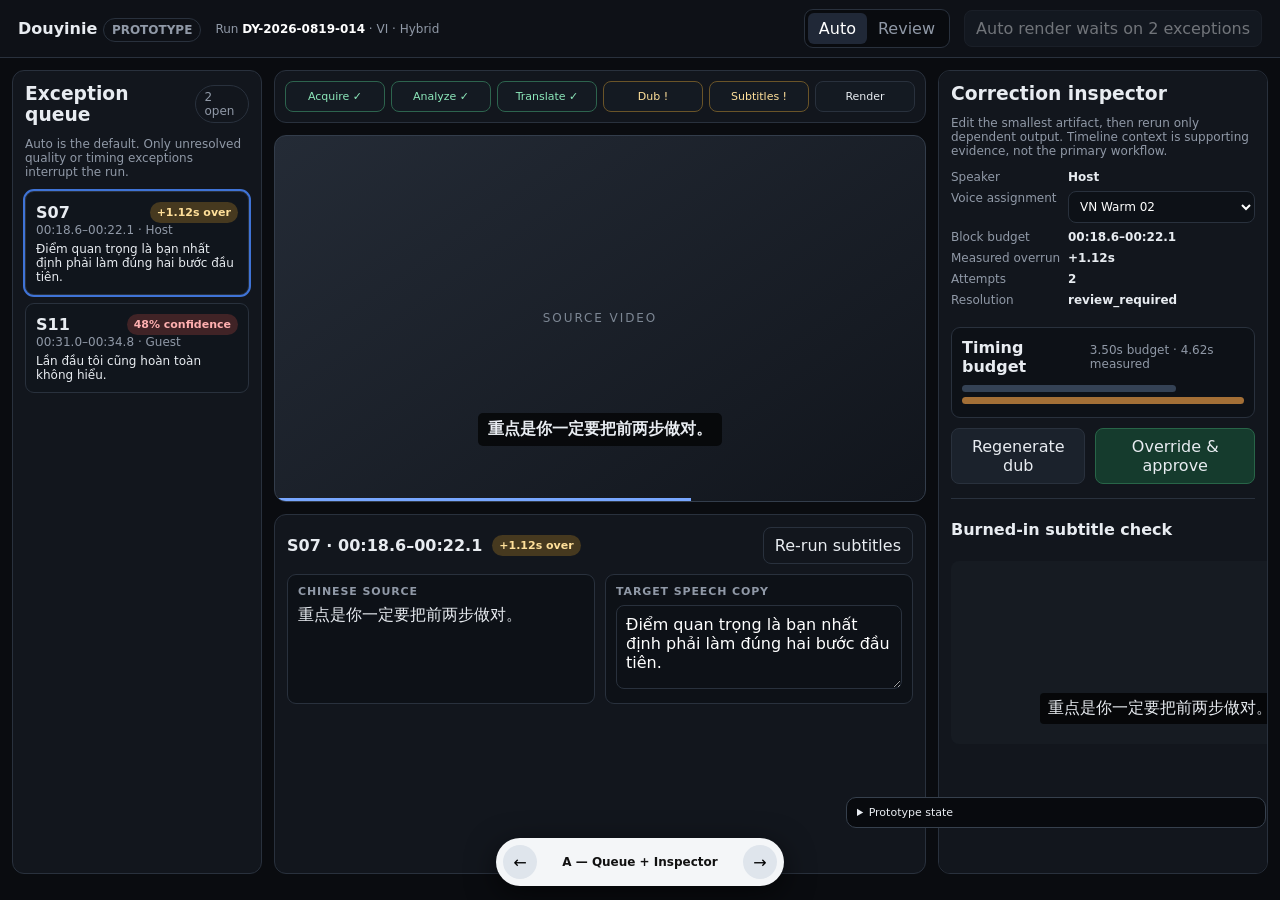
<file: docs/prototypes/operator-review-workflow/index.html>
<!doctype html>
<html lang="en">
<head>
<meta charset="utf-8" />
<meta name="viewport" content="width=device-width,initial-scale=1" />
<title>PROTOTYPE — Douyinie Operator Review</title>
<!-- THROWAWAY PROTOTYPE: Three operator-review UI variants, switchable via ?variant=A|B|C. -->
<style>
:root{font-family:Inter,ui-sans-serif,system-ui,-apple-system,BlinkMacSystemFont,"Segoe UI",sans-serif;color:#e8ecf1;background:#0a0c10;--panel:#12161d;--panel2:#171d26;--line:#29313d;--muted:#9099a7;--ok:#62d49f;--warn:#f3c969;--bad:#ff7d7d;--accent:#78a7ff}
*{box-sizing:border-box}body{margin:0;min-height:100vh;background:#0a0c10;color:#e8ecf1}button,input,select,textarea{font:inherit}button{cursor:pointer}.app{min-height:100vh;padding-bottom:74px}
.topbar{height:58px;display:flex;align-items:center;gap:14px;padding:0 18px;border-bottom:1px solid var(--line);background:#0e1117;position:sticky;top:0;z-index:20}.brand{font-weight:760}.badge{font-size:12px;padding:4px 8px;border:1px solid var(--line);border-radius:999px;color:var(--muted)}
.spacer{flex:1}.mode{display:flex;background:#090b0f;border:1px solid var(--line);border-radius:9px;padding:3px}.mode button{border:0;background:transparent;color:var(--muted);padding:6px 11px;border-radius:6px}.mode button.active{background:#202837;color:#fff}
.progress{font-size:12px;color:var(--muted)}.progress b{color:#fff}.panel{background:var(--panel);border:1px solid var(--line);border-radius:12px}.muted{color:var(--muted)}.small{font-size:12px}.row{display:flex;align-items:center;gap:10px}.col{display:flex;flex-direction:column;gap:10px}
.btn{border:1px solid var(--line);background:#1b222c;color:#e8ecf1;border-radius:8px;padding:8px 11px}.btn.primary{background:#2e63c7;border-color:#3f73d6}.btn.good{background:#153b2d;border-color:#286548}.btn.ghost{background:transparent}.btn:disabled{opacity:.45;cursor:not-allowed}
.flag{font-size:11px;font-weight:700;padding:4px 7px;border-radius:999px}.flag.low{background:#402326;color:#ffb0b0}.flag.timing{background:#46391f;color:#ffe09a}.flag.ok{background:#173c2d;color:#8ce8ba}
.video{background:linear-gradient(145deg,#242b36,#11151c);border:1px solid #333d4b;border-radius:12px;aspect-ratio:16/9;display:grid;place-items:center;position:relative;overflow:hidden}.video:before{content:"SOURCE VIDEO";letter-spacing:.16em;color:#7d8794;font-size:12px}.caption{position:absolute;bottom:15%;left:50%;transform:translateX(-50%);background:#050608d9;padding:6px 10px;border-radius:5px;font-weight:700;white-space:nowrap}.playhead{position:absolute;bottom:0;left:0;width:64%;height:3px;background:var(--accent)}
textarea{width:100%;min-height:84px;resize:vertical;background:#0d1117;color:#fff;border:1px solid var(--line);border-radius:8px;padding:9px}select,input[type=range]{background:#0d1117;color:#fff;border:1px solid var(--line);border-radius:8px;padding:7px}.kv{display:grid;grid-template-columns:110px 1fr;gap:7px;font-size:12px}.kv span:nth-child(odd){color:var(--muted)}
.issue{padding:10px;border:1px solid var(--line);border-radius:9px;background:#10151c;cursor:pointer}.issue.selected{outline:2px solid #3f73d6}.issue-head{display:flex;align-items:center;justify-content:space-between;gap:8px}.source-target{display:grid;grid-template-columns:1fr 1fr;gap:10px}.textcard{padding:10px;background:#0d1117;border:1px solid var(--line);border-radius:9px}.textcard h4{margin:0 0 7px;font-size:11px;color:var(--muted);text-transform:uppercase;letter-spacing:.08em}
.state-dump{position:fixed;right:14px;bottom:72px;z-index:40;width:min(420px,calc(100vw - 28px));background:#080a0e;border:1px solid #36404d;border-radius:10px;font-size:11px}.state-dump summary{padding:8px 10px;cursor:pointer}.state-dump pre{white-space:pre-wrap;max-height:260px;overflow:auto;padding:0 10px 10px;color:#9fb3c8}
.switcher{position:fixed;left:50%;bottom:14px;transform:translateX(-50%);z-index:60;display:flex;align-items:center;gap:8px;padding:7px;background:#f4f6f8;color:#111;border-radius:999px;box-shadow:0 8px 30px #0009}.switcher button{width:34px;height:34px;border:0;border-radius:50%;background:#dfe5ec}.switcher .label{min-width:190px;text-align:center;font-size:12px;font-weight:700}
</style><style>
/* Variant A: dense review queue + detail inspector */
.va{display:grid;grid-template-columns:250px minmax(0,1fr) 330px;gap:12px;padding:12px}.va .queue,.va .inspector{padding:12px;height:calc(100vh - 96px);overflow:auto}.va .canvas{display:grid;grid-template-rows:auto auto 1fr;gap:12px}.va h3,.vb h3,.vc h3{margin:0}.queue-list{display:flex;flex-direction:column;gap:8px;margin-top:10px}.stagebar{display:grid;grid-template-columns:repeat(6,1fr);gap:6px}.stage{padding:8px;border-radius:8px;background:#141a22;border:1px solid var(--line);font-size:11px;text-align:center}.stage.done{border-color:#2d644e;color:#8ce8ba}.stage.warn{border-color:#6a5428;color:#ffe09a}
/* Variant B: video + timeline first, drawer for correction */
.vb{padding:12px;display:grid;grid-template-columns:minmax(0,1fr) 360px;gap:12px}.vb .main{display:flex;flex-direction:column;gap:12px}.vb .drawer{padding:14px;height:calc(100vh - 96px);overflow:auto}.timeline{padding:12px}.timeline-track{height:88px;position:relative;background:#0b0f14;border:1px solid var(--line);border-radius:9px;overflow:hidden;margin-top:10px}.block{position:absolute;top:13px;height:62px;border-radius:7px;padding:6px;font-size:10px;border:1px solid #385278;background:#1b2f4b;overflow:hidden}.block.problem{border-color:#9a6732;background:#422d1d}.block.active{outline:2px solid #7eaeff}.scrub{height:3px;background:#78a7ff;position:absolute;top:0;bottom:0;left:63%;width:2px;height:100%}.thumbs{display:grid;grid-template-columns:repeat(5,1fr);gap:5px}.thumb{aspect-ratio:16/9;border-radius:6px;background:linear-gradient(140deg,#343b49,#151922);display:grid;place-items:end center;padding:5px;font-size:10px;color:#aeb6c0}
/* Variant C: guided issue-by-issue review */
.vc{max-width:1060px;margin:auto;padding:18px}.steps{display:flex;gap:8px;margin:12px 0 18px}.step{flex:1;padding:9px;border-bottom:3px solid #27303b;color:var(--muted);font-size:12px}.step.active{border-color:#78a7ff;color:#fff}.step.done{border-color:#4aa97a;color:#92dfb8}.guided{display:grid;grid-template-columns:minmax(0,1.2fr) minmax(320px,.8fr);gap:14px}.guided .review-card{padding:16px}.issue-count{font-size:13px;color:var(--muted)}.focus-problem{padding:12px;border-radius:10px;background:#271d13;border:1px solid #6f552c}.before-after{display:grid;grid-template-columns:1fr 1fr;gap:10px}.preview-frame{aspect-ratio:16/7;border-radius:8px;background:#161b22;display:flex;align-items:flex-end;justify-content:center;padding:20px 10px}.preview-frame span{background:#040506df;padding:5px 8px;border-radius:4px}.guided-nav{display:flex;justify-content:space-between;align-items:center;margin-top:14px}
.timing-wrap{margin-top:10px;padding:10px;border:1px solid var(--line);border-radius:9px;background:#0d1117}.timing-bars{position:relative;height:24px;margin-top:7px}.timing-budget,.timing-measured{position:absolute;left:0;height:7px;border-radius:999px}.timing-budget{top:2px;background:#344255}.timing-measured{top:14px;background:#a36f36}.timing-measured.ok{background:#286548}.queue-empty{padding:16px;border:1px dashed #3a4655;border-radius:9px;text-align:center;color:#9fb3c8}.decision-note{padding:9px;border-radius:8px;background:#111923;border:1px solid #2b3b50;font-size:12px}
@media(max-width:900px){.va,.vb,.guided{grid-template-columns:1fr}.va .queue,.va .inspector,.vb .drawer{height:auto}.source-target,.before-after{grid-template-columns:1fr}}
</style>
</head>
<body>
<div id="root"></div>
<details class="state-dump"><summary>Prototype state</summary><pre id="stateDump"></pre></details>
<div class="switcher"><button id="prevVariant" aria-label="Previous variant">←</button><div class="label" id="variantLabel"></div><button id="nextVariant" aria-label="Next variant">→</button></div>
<script>const variants={A:'Queue + Inspector',B:'Timeline-first',C:'Guided Review'};
const state={
 mode:'Auto',selected:'S07',finalRenderState:'blocked',
 stages:[['Acquire','done'],['Analyze','done'],['Translate','done'],['Dub','warn'],['Subtitles','warn'],['Render','']],
 segments:[
  {id:'S04',t:'00:08.2–00:11.4',speaker:'Host',voice:'VN Warm 02',confidence:.94,delta:.08,source:'这个方法其实很简单。',target:'Cách này thực ra rất đơn giản.',flag:'ok',approved:true,needsRerun:false,resolution:'auto_pass',invalidates:[],attempts:1},
  {id:'S07',t:'00:18.6–00:22.1',speaker:'Host',voice:'VN Warm 02',confidence:.61,delta:1.12,source:'重点是你一定要把前两步做对。',target:'Điểm quan trọng là bạn nhất định phải làm đúng hai bước đầu tiên.',flag:'timing',approved:false,needsRerun:false,resolution:'review_required',invalidates:[],attempts:2},
  {id:'S11',t:'00:31.0–00:34.8',speaker:'Guest',voice:'VN Clear 05',confidence:.48,delta:.24,source:'我第一次也完全没听懂。',target:'Lần đầu tôi cũng hoàn toàn không hiểu.',flag:'low',approved:false,needsRerun:false,resolution:'review_required',invalidates:[],attempts:1}
 ]
};
function seg(){return state.segments.find(x=>x.id===state.selected)||state.segments[0]}
function openReviewItems(){return state.segments.filter(x=>!x.approved&&(x.flag!=='ok'||x.needsRerun))}
function durationSeconds(s){const parse=x=>{const [m,sec]=x.split(':').map(Number);return m*60+sec};const [a,b]=s.t.split('–');return Math.max(.1,parse(b)-parse(a))}
function flags(s){let label,cls=s.flag;if(s.needsRerun){label='Needs rerun';cls='timing'}else if(s.flag==='timing')label=`+${s.delta.toFixed(2)}s over`;else if(s.flag==='low')label=`${Math.round(s.confidence*100)}% confidence`;else label='OK';return `<span class="flag ${cls}">${label}</span>`}
function timingBar(s){const budget=durationSeconds(s),measured=Math.max(.1,budget+s.delta),scale=Math.max(budget,measured),budgetPct=budget/scale*100,measuredPct=measured/scale*100;return `<div class="timing-wrap"><div class="row"><b>Timing budget</b><span class="spacer"></span><span class="small muted">${budget.toFixed(2)}s budget · ${measured.toFixed(2)}s measured</span></div><div class="timing-bars"><div class="timing-budget" style="width:${budgetPct}%"></div><div class="timing-measured ${s.delta<=.35?'ok':''}" style="width:${measuredPct}%"></div></div></div>`}
function modeControl(){return `<div class="mode"><button data-mode="Auto" class="${state.mode==='Auto'?'active':''}">Auto</button><button data-mode="Review" class="${state.mode==='Review'?'active':''}">Review</button></div>`}
function syncFinalRender(){const open=openReviewItems().length;if(open){state.finalRenderState='blocked'}else if(state.mode==='Auto'){state.finalRenderState='complete'}else if(state.finalRenderState!=='complete'){state.finalRenderState='ready'}const renderStage=state.stages.find(x=>x[0]==='Render');renderStage[1]=state.finalRenderState==='complete'?'done':state.finalRenderState==='ready'?'warn':''}
function header(){const open=openReviewItems().length;let label,disabled=true,cls='btn';if(state.finalRenderState==='complete'){label='Final render complete ✓';cls+=' good'}else if(state.mode==='Auto'){label=`Auto render waits on ${open} exception${open===1?'':'s'}`}else if(state.finalRenderState==='ready'){label='Start final render';disabled=false;cls+=' primary'}else{label=`Resolve ${open} review item${open===1?'':'s'}`};return `<div class="topbar"><div class="brand">Douyinie <span class="badge">PROTOTYPE</span></div><div class="progress">Run <b>DY-2026-0819-014</b> · VI · Hybrid</div><div class="spacer"></div>${modeControl()}<button class="${cls}" data-action="final" ${disabled?'disabled':''}>${label}</button></div>`}
function stageBar(){return `<div class="stagebar">${state.stages.map(([n,c])=>`<div class="stage ${c}">${n}${c==='done'?' ✓':c==='warn'?' !':''}</div>`).join('')}</div>`}
function issueItem(s){return `<div class="issue ${state.selected===s.id?'selected':''}" data-select="${s.id}"><div class="issue-head"><b>${s.id}</b>${flags(s)}</div><div class="small muted">${s.t} · ${s.speaker}</div><div class="small" style="margin-top:5px">${s.target}</div></div>`}
function sourceTarget(s,editable=true){return `<div class="source-target"><div class="textcard"><h4>Chinese source</h4><div>${s.source}</div></div><div class="textcard"><h4>Target speech copy</h4>${editable?`<textarea data-target-text="${s.id}">${s.target}</textarea>`:`<div>${s.target}</div>`}</div></div>`}
function controls(s){const override=!s.approved&&(s.flag!=='ok'||s.needsRerun);return `<div class="col"><div class="kv"><span>Speaker</span><b>${s.speaker}</b><span>Voice assignment</span><select data-voice="${s.id}"><option>${s.voice}</option><option>VN Warm 02</option><option>VN Clear 05</option><option>EN Natural 03</option></select><span>Block budget</span><b>${s.t}</b><span>Measured overrun</span><b>${s.delta>0?'+'+s.delta.toFixed(2)+'s':'0s'}</b><span>Attempts</span><b>${s.attempts}</b><span>Resolution</span><b>${s.resolution}</b></div>${timingBar(s)}${s.invalidates.length?`<div class="decision-note">Pending invalidation: ${s.invalidates.join(' → ')}</div>`:''}<div class="row"><button class="btn" data-action="regen" data-id="${s.id}">Regenerate dub</button><button class="btn good" data-action="approve" data-id="${s.id}">${s.approved?'Approved ✓':override?'Override & approve':'Approve segment'}</button></div></div>`}
function variantA(){const s=seg(),open=openReviewItems();const queue=open.length?open.map(issueItem).join(''):`<div class="queue-empty"><b>Queue clear</b><div class="small" style="margin-top:6px">${state.mode==='Auto'?'No exception requires attention. Final render proceeds automatically.':'All exceptions are resolved. Final render is ready.'}</div></div>`;return `${header()}<main class="va">
 <aside class="panel queue"><div class="row"><h3>Exception queue</h3><span class="spacer"></span><span class="badge">${open.length} open</span></div><p class="small muted">Auto is the default. Only unresolved quality or timing exceptions interrupt the run.</p><div class="queue-list">${queue}</div></aside>
 <section class="canvas"><div class="panel" style="padding:10px">${stageBar()}</div><div class="video"><div class="caption">${s.source}</div><div class="playhead"></div></div><div class="panel" style="padding:12px"><div class="row"><b>${s.id} · ${s.t}</b>${flags(s)}<span class="spacer"></span><button class="btn ghost" data-action="rerun-subtitles" data-id="${s.id}">Re-run subtitles</button></div><div style="margin-top:10px">${sourceTarget(s)}</div></div></section>
 <aside class="panel inspector"><h3>Correction inspector</h3><p class="small muted">Edit the smallest artifact, then rerun only dependent output. Timeline context is supporting evidence, not the primary workflow.</p>${controls(s)}<hr style="border:0;border-top:1px solid var(--line);margin:14px 0"><h4>Burned-in subtitle check</h4><div class="before-after"><div class="preview-frame"><span>${s.source}</span></div><div class="preview-frame"><span>${s.target}</span></div></div></aside>
 </main>`}
function variantB(){const s=seg();return `${header()}<main class="vb"><section class="main"><div class="video" style="max-height:55vh"><div class="caption">${s.target}</div><div class="playhead"></div></div><div class="panel timeline"><div class="row"><h3>Speech-block timeline</h3><span class="spacer"></span><span class="small muted">Click a flagged block to inspect</span></div><div class="timeline-track">${state.segments.map((x,i)=>`<div class="block ${x.flag!=='ok'||x.needsRerun?'problem':''} ${x.id===s.id?'active':''}" data-select="${x.id}" style="left:${8+i*29}%;width:${18+i*2}%"><b>${x.id}</b><br>${x.speaker}<br>${x.delta?`Δ ${x.delta.toFixed(2)}s`:''}</div>`).join('')}<div class="scrub"></div></div></div><div class="thumbs">${['00:12','00:18','00:22','00:31','00:35'].map(t=>`<div class="thumb">${t}</div>`).join('')}</div></section>
 <aside class="panel drawer"><div class="row"><h3>${s.id} timing drawer</h3><span class="spacer"></span>${flags(s)}</div><p class="small muted">Supporting timeline context only; correction ownership remains with the exception queue.</p>${sourceTarget(s)}<div style="margin-top:12px">${controls(s)}</div><hr style="border:0;border-top:1px solid var(--line);margin:14px 0"><div class="row"><button class="btn" data-action="regen" data-id="${s.id}">Regenerate & measure</button><button class="btn ghost" data-action="rerun-subtitles" data-id="${s.id}">Refresh subtitle preview</button></div></aside></main>`}
function variantC(){const s=seg(),open=openReviewItems(),idx=state.segments.findIndex(x=>x.id===s.id);return `${header()}<main class="vc"><div class="steps"><div class="step done">1 · Source analyzed</div><div class="step active">2 · Review ${open.length} issues</div><div class="step">3 · Final preview</div><div class="step ${state.finalRenderState==='complete'?'done':''}">4 · Render</div></div><div class="guided"><section class="panel review-card"><div class="row"><div><div class="issue-count">Segment ${idx+1} of ${state.segments.length}</div><h3>${s.id} · ${s.speaker}</h3></div><span class="spacer"></span>${flags(s)}</div><div class="focus-problem" style="margin:12px 0"><b>${s.needsRerun?'Edited artifact needs targeted rerun':s.flag==='timing'?'Speech exceeds its timing budget':s.flag==='low'?'ASR/OCR confidence needs human check':'No exception'}</b><div class="small muted" style="margin-top:4px">Auto mode pauses only for unresolved exceptions; manual approval is an explicit override.</div></div>${sourceTarget(s)}<div style="margin-top:12px">${controls(s)}</div><div class="guided-nav"><button class="btn" data-action="prev-issue">← Previous</button><button class="btn good" data-action="approve-next">Override & next →</button></div></section><aside class="col"><div class="panel" style="padding:12px"><h3>Before / after</h3><div class="before-after" style="margin-top:10px"><div><div class="small muted">Source burned-in</div><div class="preview-frame"><span>${s.source}</span></div></div><div><div class="small muted">Localized preview</div><div class="preview-frame"><span>${s.target}</span></div></div></div></div><div class="panel" style="padding:12px"><h3>Run progress</h3><div style="margin-top:10px">${stageBar()}</div><p class="small muted">Targeted reruns reopen only dependent review items; committed source artifacts stay reusable.</p></div></aside></div></main>`}
function currentVariant(){const p=new URLSearchParams(location.search),v=(p.get('variant')||'A').toUpperCase();return variants[v]?v:'A'}
function syncSelection(){const open=openReviewItems();if(open.length&&!open.some(x=>x.id===state.selected)&&state.mode==='Auto')state.selected=open[0].id}
function render(){syncFinalRender();const v=currentVariant();document.getElementById('root').innerHTML=v==='A'?variantA():v==='B'?variantB():variantC();document.getElementById('variantLabel').textContent=`${v} — ${variants[v]}`;document.getElementById('stateDump').textContent=JSON.stringify(state,null,2);bind()}
function markDirty(s,kind,invalidates){s.approved=false;s.needsRerun=true;s.resolution=`dirty_${kind}`;s.invalidates=invalidates;state.finalRenderState='blocked'}
function bind(){document.querySelectorAll('[data-select]').forEach(el=>el.onclick=()=>{state.selected=el.dataset.select;render()});document.querySelectorAll('[data-mode]').forEach(el=>el.onclick=()=>{state.mode=el.dataset.mode;render()});document.querySelectorAll('[data-target-text]').forEach(el=>el.onchange=()=>{const s=state.segments.find(x=>x.id===el.dataset.targetText);s.target=el.value;markDirty(s,'target_text',['TTS Attempt','DubSegment','DubMix','LocalizedSubtitleTrack','FinalRender']);render()});document.querySelectorAll('[data-voice]').forEach(el=>el.onchange=()=>{const s=state.segments.find(x=>x.id===el.dataset.voice);s.voice=el.value;markDirty(s,'voice_assignment',['TTS Attempt','DubSegment','DubMix','FinalRender']);render()});document.querySelectorAll('[data-action]').forEach(el=>el.onclick=()=>action(el.dataset.action,el.dataset.id))}
function action(name,id){const s=id?state.segments.find(x=>x.id===id):seg();if(name==='regen'){s.attempts++;s.delta=Math.max(0,s.delta-.48);s.needsRerun=false;s.invalidates=[];if(s.delta<.35&&s.confidence>=.65){s.flag='ok';s.approved=true;s.resolution='auto_resolved'}else{if(s.delta<.35&&s.confidence<.65)s.flag='low';s.approved=false;s.resolution='review_required'}}if(name==='approve'){s.approved=true;s.needsRerun=false;s.invalidates=[];s.resolution=(s.flag!=='ok')?'manual_override':'manual_approve'}if(name==='rerun-subtitles'){s.attempts++;s.needsRerun=false;s.invalidates=[];s.resolution=s.flag==='ok'?'auto_resolved':'review_required';if(s.flag==='ok')s.approved=true}if(name==='final'&&state.mode==='Review'&&state.finalRenderState==='ready'){state.finalRenderState='complete'}if(name==='prev-issue'){const i=state.segments.findIndex(x=>x.id===state.selected);state.selected=state.segments[(i-1+state.segments.length)%state.segments.length].id}if(name==='approve-next'){s.approved=true;s.needsRerun=false;s.invalidates=[];s.resolution='manual_override';const open=openReviewItems();state.selected=open[0]?.id||s.id}syncSelection();render()}
function setVariant(v){const u=new URL(location.href);u.searchParams.set('variant',v);history.replaceState({},'',u);render()}
function cycle(dir){const keys=Object.keys(variants),i=keys.indexOf(currentVariant());setVariant(keys[(i+dir+keys.length)%keys.length])}
document.getElementById('prevVariant').onclick=()=>cycle(-1);document.getElementById('nextVariant').onclick=()=>cycle(1);window.addEventListener('keydown',e=>{if(['INPUT','TEXTAREA','SELECT'].includes(document.activeElement.tagName)||document.activeElement.isContentEditable)return;if(e.key==='ArrowLeft')cycle(-1);if(e.key==='ArrowRight')cycle(1)});window.addEventListener('popstate',render);render();
</script>
</body>
</html>
</file>
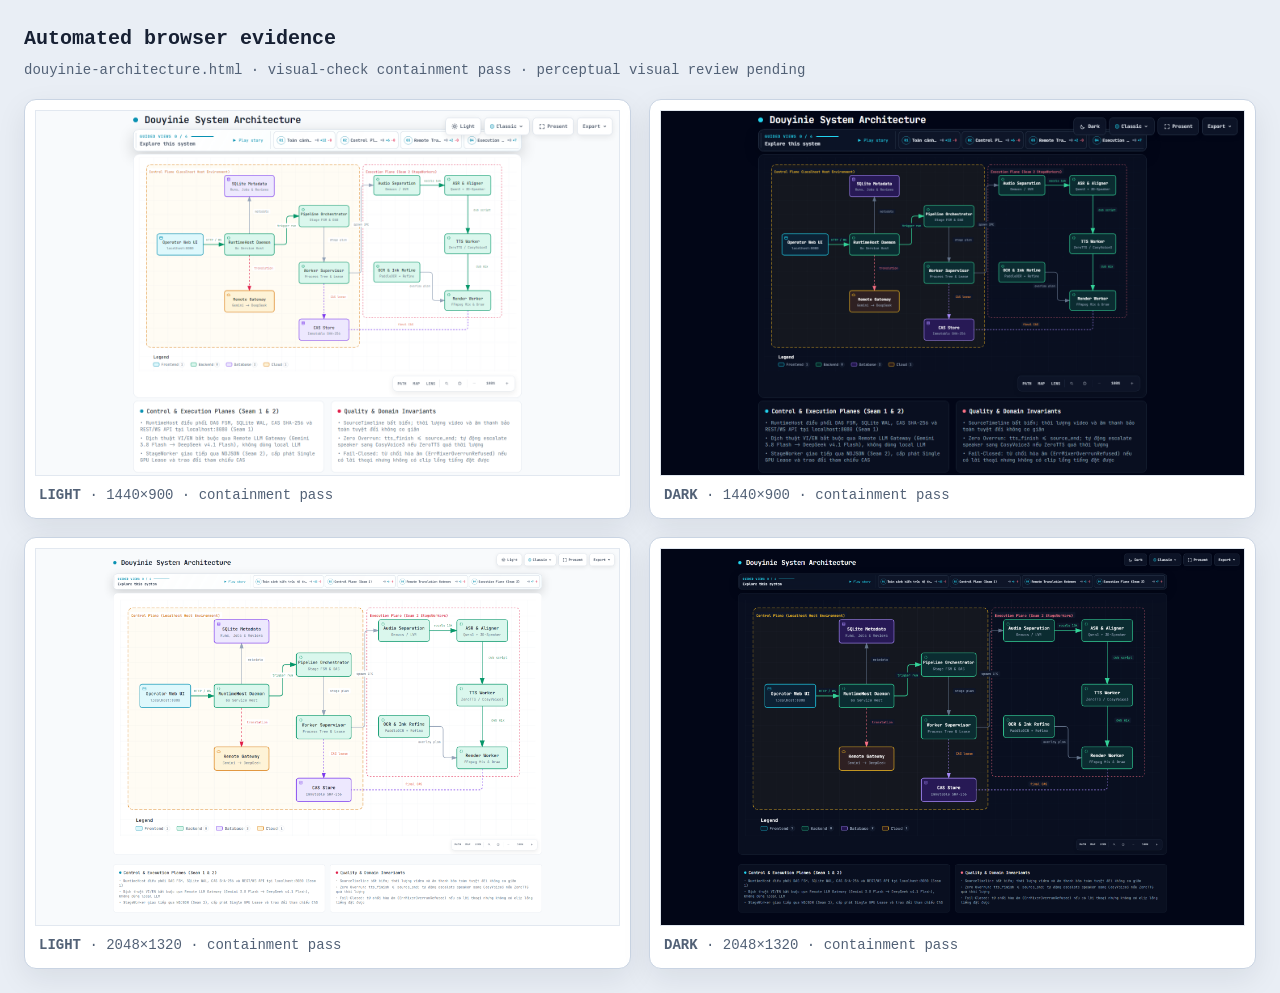
<file: docs/diagrams/douyinie-architecture.visual-check.html>
<!doctype html>
<html lang="en">
<head>
<meta charset="utf-8">
<meta name="viewport" content="width=device-width,initial-scale=1">
<title>Archify automated browser evidence · douyinie-architecture.html</title>
<style>
*{box-sizing:border-box}body{margin:0;padding:24px;background:#e9eef5;color:#172033;font:14px/1.5 ui-monospace,SFMono-Regular,Menlo,Consolas,monospace}header{max-width:1500px;margin:0 auto 18px}h1{margin:0 0 6px;font-size:20px}p{margin:0;color:#526176}.grid{max-width:1500px;margin:auto;display:grid;grid-template-columns:repeat(2,minmax(0,1fr));gap:18px}figure{margin:0;padding:10px;background:white;border:1px solid #c9d4e3;border-radius:12px;box-shadow:0 10px 30px rgba(15,23,42,.08)}img{display:block;width:100%;height:auto;border:1px solid #e2e8f0}figcaption{padding:9px 4px 2px;color:#526176}@media(max-width:900px){.grid{grid-template-columns:1fr}}
</style>
</head>
<body>
<header><h1>Automated browser evidence</h1><p>douyinie-architecture.html · visual-check containment pass · perceptual visual review pending</p></header>
<main class="grid">
      <figure>
        <img src="douyinie-architecture.visual-check.1440x900.light.png" alt="light 1440 by 900">
        <figcaption><strong>LIGHT</strong> · 1440×900 · containment pass</figcaption>
      </figure>
      <figure>
        <img src="douyinie-architecture.visual-check.1440x900.dark.png" alt="dark 1440 by 900">
        <figcaption><strong>DARK</strong> · 1440×900 · containment pass</figcaption>
      </figure>
      <figure>
        <img src="douyinie-architecture.visual-check.2048x1320.light.png" alt="light 2048 by 1320">
        <figcaption><strong>LIGHT</strong> · 2048×1320 · containment pass</figcaption>
      </figure>
      <figure>
        <img src="douyinie-architecture.visual-check.2048x1320.dark.png" alt="dark 2048 by 1320">
        <figcaption><strong>DARK</strong> · 2048×1320 · containment pass</figcaption>
      </figure>
</main>
</body>
</html>
</file>
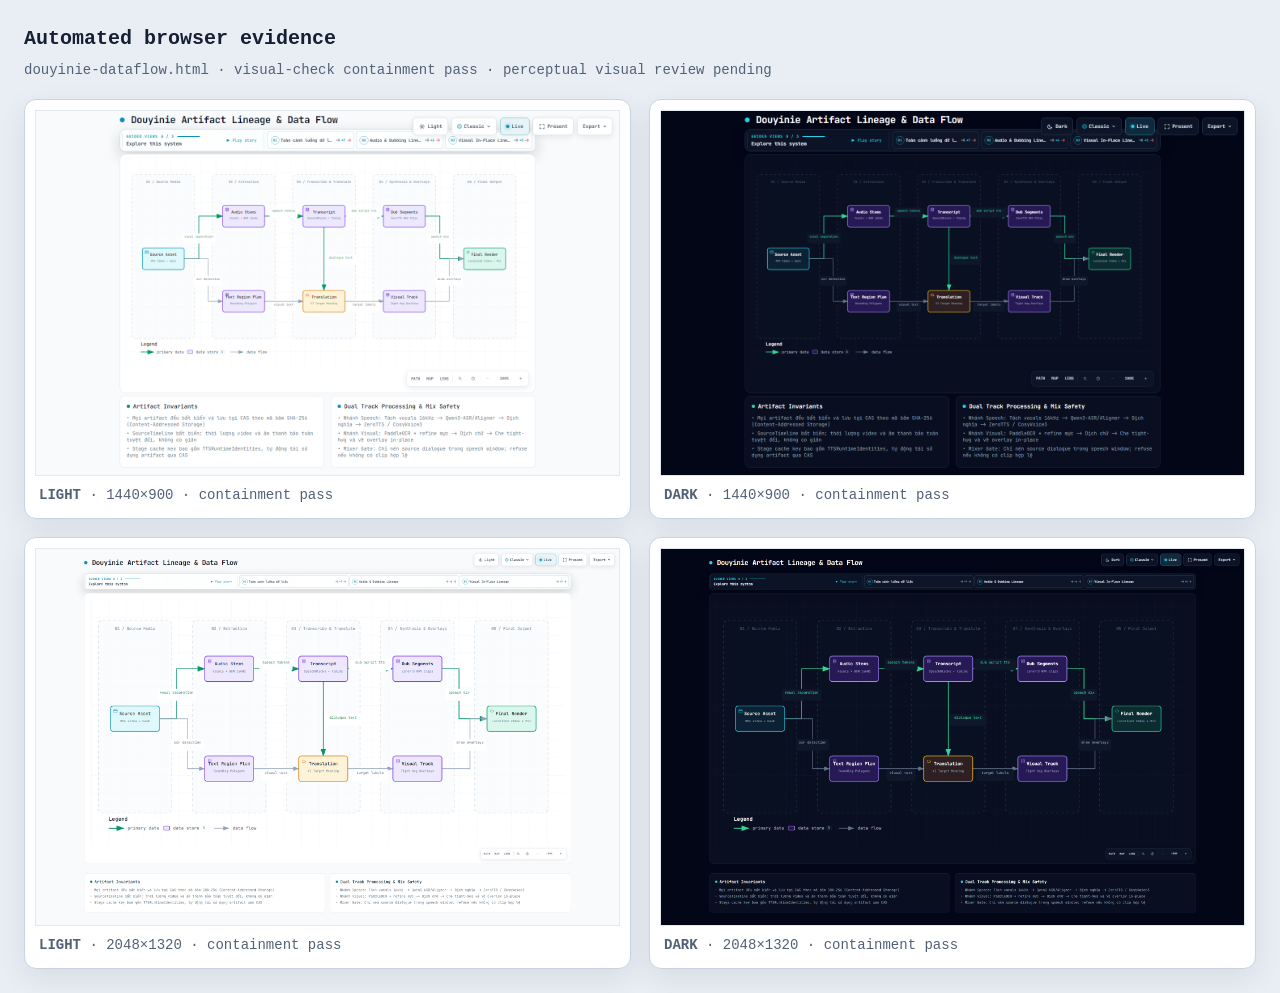
<file: docs/diagrams/douyinie-dataflow.visual-check.html>
<!doctype html>
<html lang="en">
<head>
<meta charset="utf-8">
<meta name="viewport" content="width=device-width,initial-scale=1">
<title>Archify automated browser evidence · douyinie-dataflow.html</title>
<style>
*{box-sizing:border-box}body{margin:0;padding:24px;background:#e9eef5;color:#172033;font:14px/1.5 ui-monospace,SFMono-Regular,Menlo,Consolas,monospace}header{max-width:1500px;margin:0 auto 18px}h1{margin:0 0 6px;font-size:20px}p{margin:0;color:#526176}.grid{max-width:1500px;margin:auto;display:grid;grid-template-columns:repeat(2,minmax(0,1fr));gap:18px}figure{margin:0;padding:10px;background:white;border:1px solid #c9d4e3;border-radius:12px;box-shadow:0 10px 30px rgba(15,23,42,.08)}img{display:block;width:100%;height:auto;border:1px solid #e2e8f0}figcaption{padding:9px 4px 2px;color:#526176}@media(max-width:900px){.grid{grid-template-columns:1fr}}
</style>
</head>
<body>
<header><h1>Automated browser evidence</h1><p>douyinie-dataflow.html · visual-check containment pass · perceptual visual review pending</p></header>
<main class="grid">
      <figure>
        <img src="douyinie-dataflow.visual-check.1440x900.light.png" alt="light 1440 by 900">
        <figcaption><strong>LIGHT</strong> · 1440×900 · containment pass</figcaption>
      </figure>
      <figure>
        <img src="douyinie-dataflow.visual-check.1440x900.dark.png" alt="dark 1440 by 900">
        <figcaption><strong>DARK</strong> · 1440×900 · containment pass</figcaption>
      </figure>
      <figure>
        <img src="douyinie-dataflow.visual-check.2048x1320.light.png" alt="light 2048 by 1320">
        <figcaption><strong>LIGHT</strong> · 2048×1320 · containment pass</figcaption>
      </figure>
      <figure>
        <img src="douyinie-dataflow.visual-check.2048x1320.dark.png" alt="dark 2048 by 1320">
        <figcaption><strong>DARK</strong> · 2048×1320 · containment pass</figcaption>
      </figure>
</main>
</body>
</html>
</file>
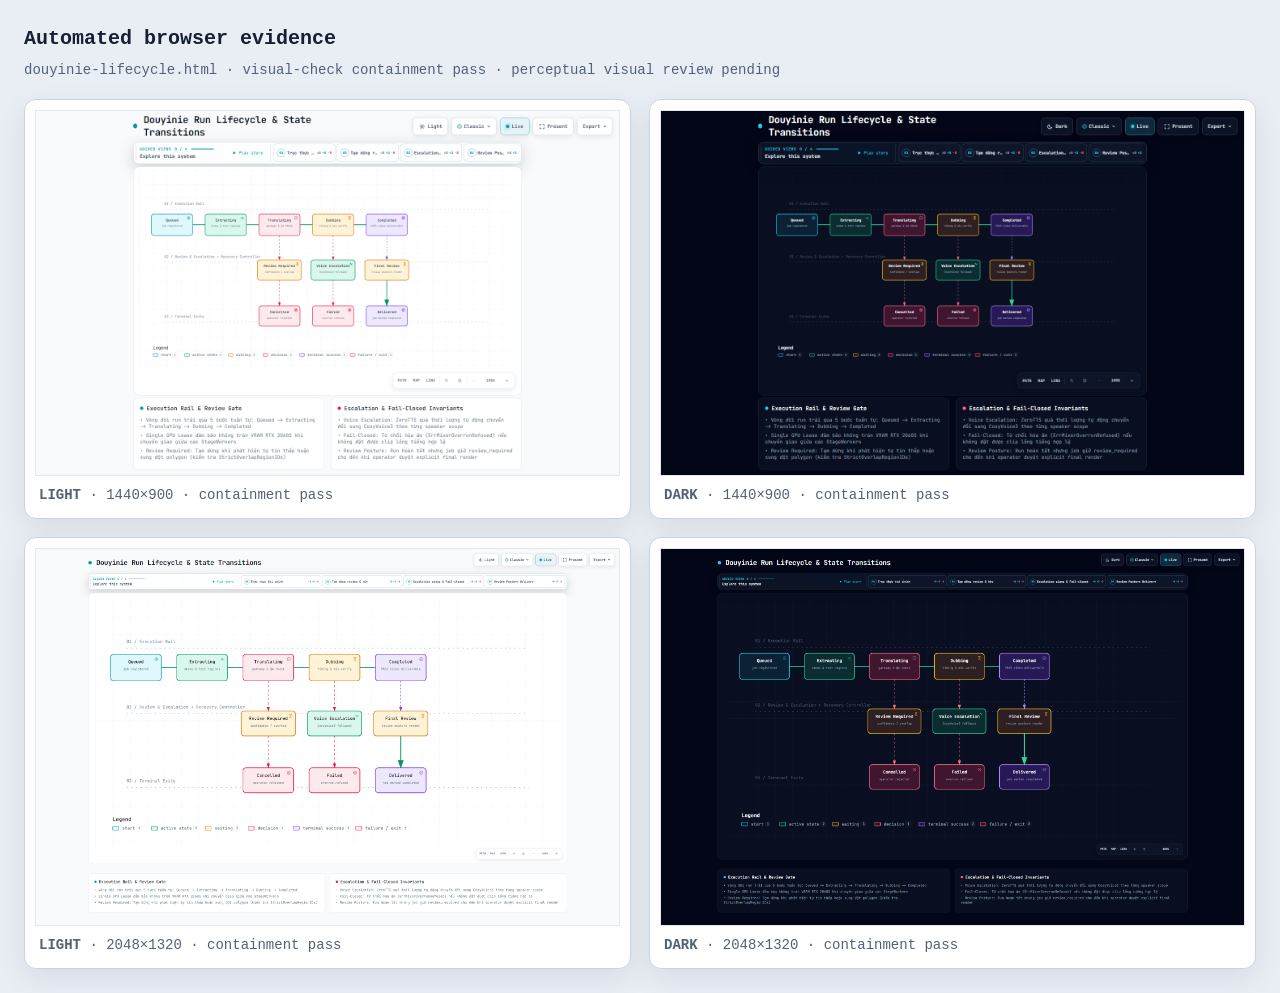
<file: docs/diagrams/douyinie-lifecycle.visual-check.html>
<!doctype html>
<html lang="en">
<head>
<meta charset="utf-8">
<meta name="viewport" content="width=device-width,initial-scale=1">
<title>Archify automated browser evidence · douyinie-lifecycle.html</title>
<style>
*{box-sizing:border-box}body{margin:0;padding:24px;background:#e9eef5;color:#172033;font:14px/1.5 ui-monospace,SFMono-Regular,Menlo,Consolas,monospace}header{max-width:1500px;margin:0 auto 18px}h1{margin:0 0 6px;font-size:20px}p{margin:0;color:#526176}.grid{max-width:1500px;margin:auto;display:grid;grid-template-columns:repeat(2,minmax(0,1fr));gap:18px}figure{margin:0;padding:10px;background:white;border:1px solid #c9d4e3;border-radius:12px;box-shadow:0 10px 30px rgba(15,23,42,.08)}img{display:block;width:100%;height:auto;border:1px solid #e2e8f0}figcaption{padding:9px 4px 2px;color:#526176}@media(max-width:900px){.grid{grid-template-columns:1fr}}
</style>
</head>
<body>
<header><h1>Automated browser evidence</h1><p>douyinie-lifecycle.html · visual-check containment pass · perceptual visual review pending</p></header>
<main class="grid">
      <figure>
        <img src="douyinie-lifecycle.visual-check.1440x900.light.png" alt="light 1440 by 900">
        <figcaption><strong>LIGHT</strong> · 1440×900 · containment pass</figcaption>
      </figure>
      <figure>
        <img src="douyinie-lifecycle.visual-check.1440x900.dark.png" alt="dark 1440 by 900">
        <figcaption><strong>DARK</strong> · 1440×900 · containment pass</figcaption>
      </figure>
      <figure>
        <img src="douyinie-lifecycle.visual-check.2048x1320.light.png" alt="light 2048 by 1320">
        <figcaption><strong>LIGHT</strong> · 2048×1320 · containment pass</figcaption>
      </figure>
      <figure>
        <img src="douyinie-lifecycle.visual-check.2048x1320.dark.png" alt="dark 2048 by 1320">
        <figcaption><strong>DARK</strong> · 2048×1320 · containment pass</figcaption>
      </figure>
</main>
</body>
</html>
</file>
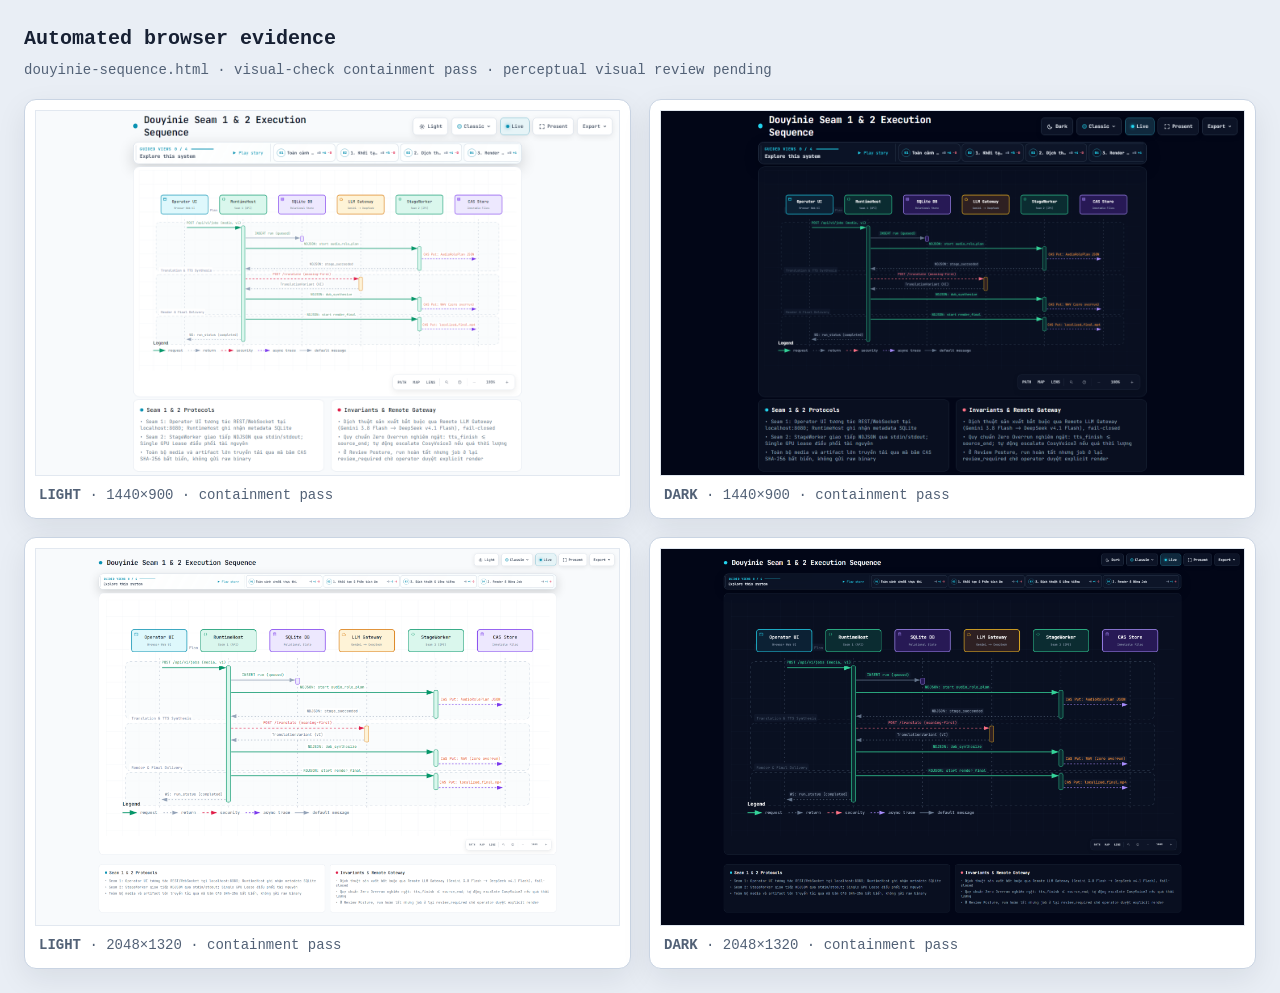
<file: docs/diagrams/douyinie-sequence.visual-check.html>
<!doctype html>
<html lang="en">
<head>
<meta charset="utf-8">
<meta name="viewport" content="width=device-width,initial-scale=1">
<title>Archify automated browser evidence · douyinie-sequence.html</title>
<style>
*{box-sizing:border-box}body{margin:0;padding:24px;background:#e9eef5;color:#172033;font:14px/1.5 ui-monospace,SFMono-Regular,Menlo,Consolas,monospace}header{max-width:1500px;margin:0 auto 18px}h1{margin:0 0 6px;font-size:20px}p{margin:0;color:#526176}.grid{max-width:1500px;margin:auto;display:grid;grid-template-columns:repeat(2,minmax(0,1fr));gap:18px}figure{margin:0;padding:10px;background:white;border:1px solid #c9d4e3;border-radius:12px;box-shadow:0 10px 30px rgba(15,23,42,.08)}img{display:block;width:100%;height:auto;border:1px solid #e2e8f0}figcaption{padding:9px 4px 2px;color:#526176}@media(max-width:900px){.grid{grid-template-columns:1fr}}
</style>
</head>
<body>
<header><h1>Automated browser evidence</h1><p>douyinie-sequence.html · visual-check containment pass · perceptual visual review pending</p></header>
<main class="grid">
      <figure>
        <img src="douyinie-sequence.visual-check.1440x900.light.png" alt="light 1440 by 900">
        <figcaption><strong>LIGHT</strong> · 1440×900 · containment pass</figcaption>
      </figure>
      <figure>
        <img src="douyinie-sequence.visual-check.1440x900.dark.png" alt="dark 1440 by 900">
        <figcaption><strong>DARK</strong> · 1440×900 · containment pass</figcaption>
      </figure>
      <figure>
        <img src="douyinie-sequence.visual-check.2048x1320.light.png" alt="light 2048 by 1320">
        <figcaption><strong>LIGHT</strong> · 2048×1320 · containment pass</figcaption>
      </figure>
      <figure>
        <img src="douyinie-sequence.visual-check.2048x1320.dark.png" alt="dark 2048 by 1320">
        <figcaption><strong>DARK</strong> · 2048×1320 · containment pass</figcaption>
      </figure>
</main>
</body>
</html>
</file>
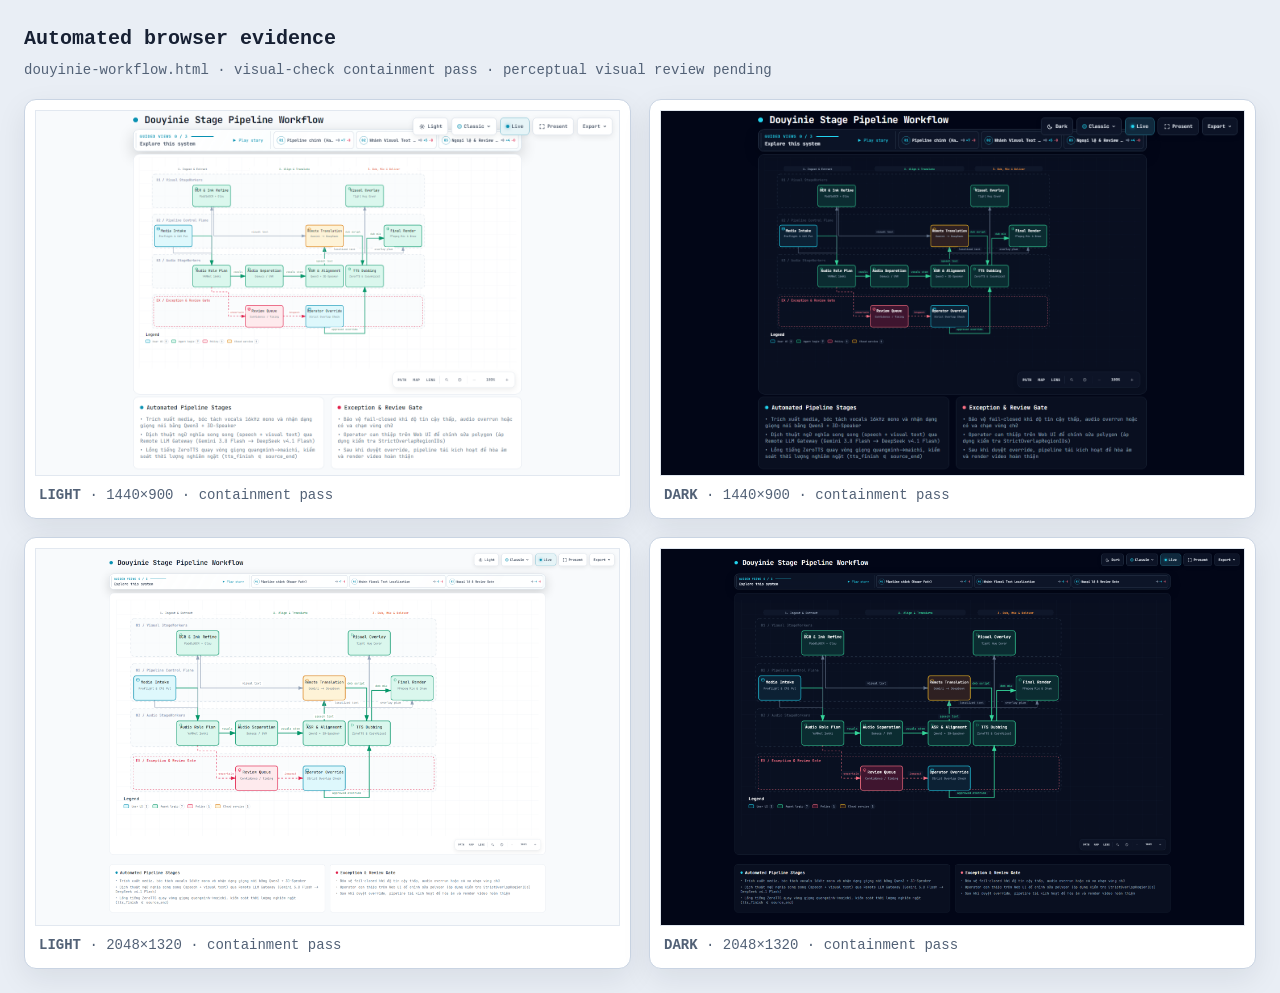
<file: docs/diagrams/douyinie-workflow.visual-check.html>
<!doctype html>
<html lang="en">
<head>
<meta charset="utf-8">
<meta name="viewport" content="width=device-width,initial-scale=1">
<title>Archify automated browser evidence · douyinie-workflow.html</title>
<style>
*{box-sizing:border-box}body{margin:0;padding:24px;background:#e9eef5;color:#172033;font:14px/1.5 ui-monospace,SFMono-Regular,Menlo,Consolas,monospace}header{max-width:1500px;margin:0 auto 18px}h1{margin:0 0 6px;font-size:20px}p{margin:0;color:#526176}.grid{max-width:1500px;margin:auto;display:grid;grid-template-columns:repeat(2,minmax(0,1fr));gap:18px}figure{margin:0;padding:10px;background:white;border:1px solid #c9d4e3;border-radius:12px;box-shadow:0 10px 30px rgba(15,23,42,.08)}img{display:block;width:100%;height:auto;border:1px solid #e2e8f0}figcaption{padding:9px 4px 2px;color:#526176}@media(max-width:900px){.grid{grid-template-columns:1fr}}
</style>
</head>
<body>
<header><h1>Automated browser evidence</h1><p>douyinie-workflow.html · visual-check containment pass · perceptual visual review pending</p></header>
<main class="grid">
      <figure>
        <img src="douyinie-workflow.visual-check.1440x900.light.png" alt="light 1440 by 900">
        <figcaption><strong>LIGHT</strong> · 1440×900 · containment pass</figcaption>
      </figure>
      <figure>
        <img src="douyinie-workflow.visual-check.1440x900.dark.png" alt="dark 1440 by 900">
        <figcaption><strong>DARK</strong> · 1440×900 · containment pass</figcaption>
      </figure>
      <figure>
        <img src="douyinie-workflow.visual-check.2048x1320.light.png" alt="light 2048 by 1320">
        <figcaption><strong>LIGHT</strong> · 2048×1320 · containment pass</figcaption>
      </figure>
      <figure>
        <img src="douyinie-workflow.visual-check.2048x1320.dark.png" alt="dark 2048 by 1320">
        <figcaption><strong>DARK</strong> · 2048×1320 · containment pass</figcaption>
      </figure>
</main>
</body>
</html>
</file>
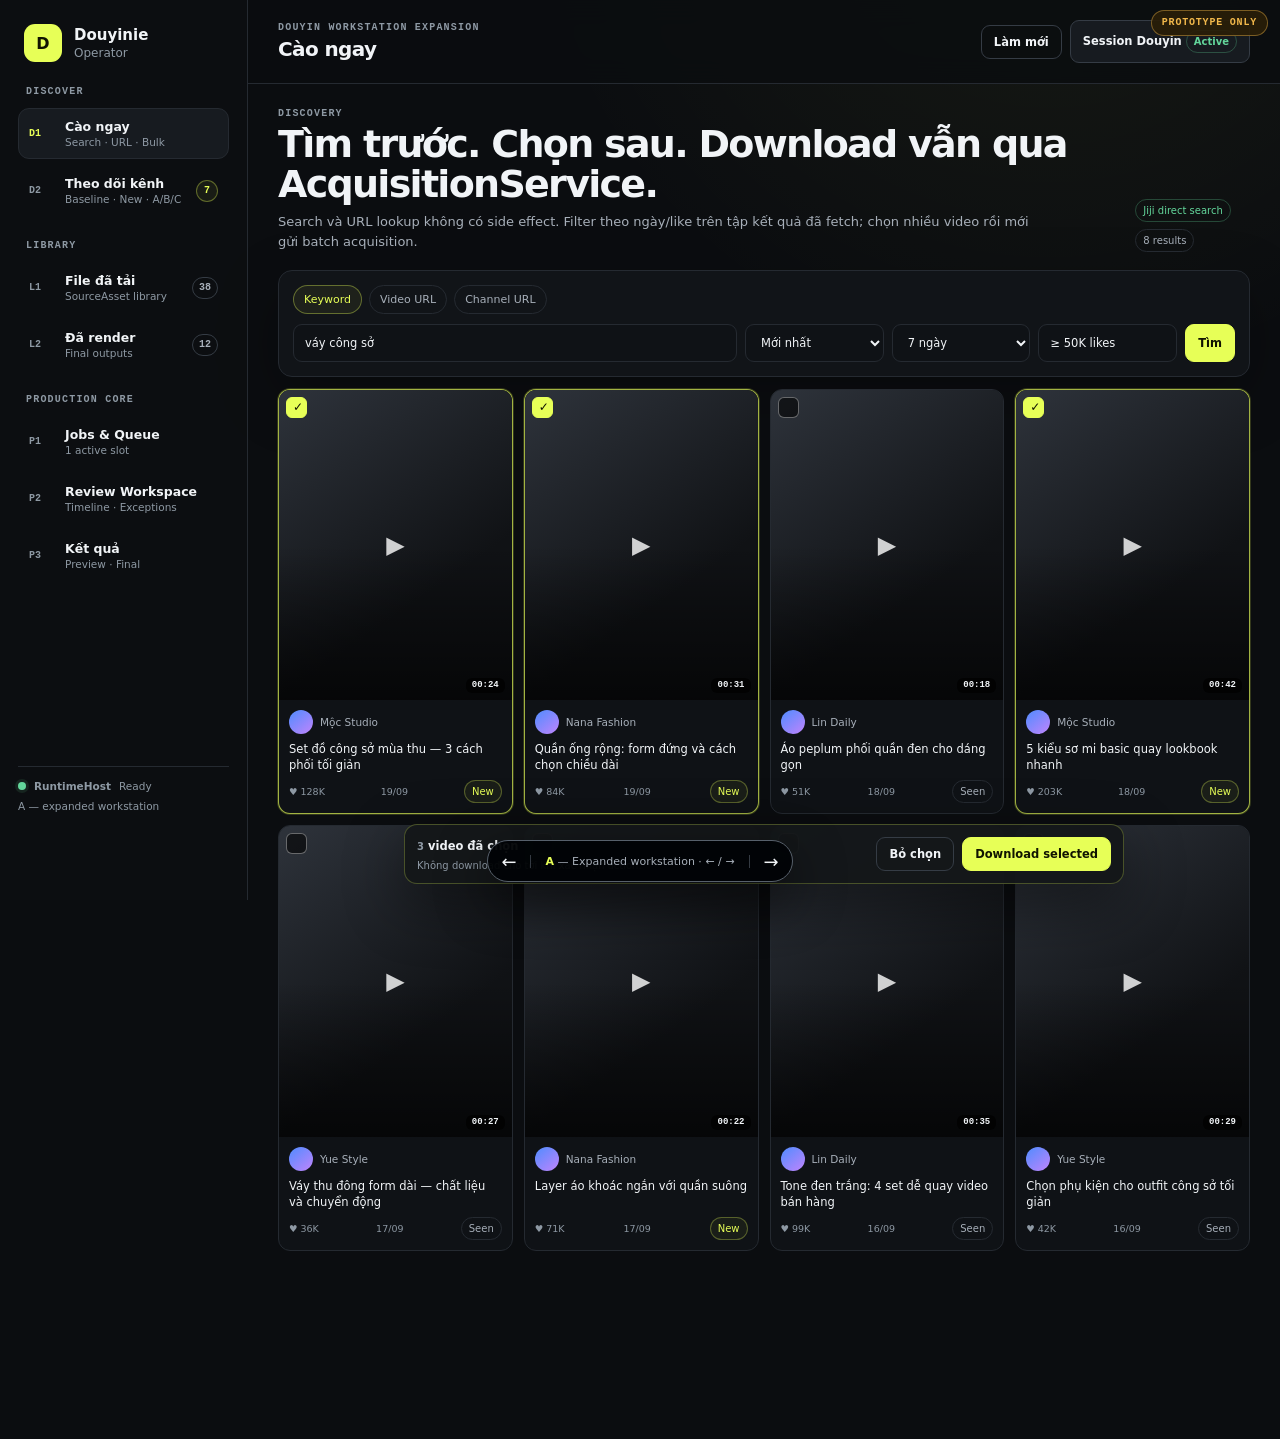
<file: internal/server/ui/workstation-prototype.html>
<!doctype html>
<html lang="vi">
<head>
  <meta charset="utf-8">
  <meta name="viewport" content="width=device-width, initial-scale=1">
  <meta name="color-scheme" content="dark">
  <title>PROTOTYPE — Douyin Workstation Expansion</title>
  <link rel="icon" href="data:image/svg+xml,%3Csvg xmlns='http://www.w3.org/2000/svg' viewBox='0 0 32 32'%3E%3Crect width='32' height='32' rx='8' fill='%23e7ff57'/%3E%3Cpath d='M9 7h7c6 0 10 3 10 9s-4 9-10 9H9V7Zm7 13c3 0 5-1 5-4s-2-4-5-4h-2v8h2Z' fill='%23111400'/%3E%3C/svg%3E">
  <style>
    :root {
      --bg:#0b0d10; --surface:#111418; --surface-raised:#171b20; --surface-soft:#0f1216;
      --border:#252a31; --border-strong:#353c45; --text:#f1f4f7; --text-soft:#a7afb9;
      --text-dim:#8e99a4; --accent:#e7ff57; --accent-ink:#111400; --warning:#f1b84b;
      --success:#63d69b; --info:#72a8ff; --danger:#ff6b6b; --radius:14px;
      font-family:Inter,ui-sans-serif,system-ui,-apple-system,BlinkMacSystemFont,"Segoe UI",sans-serif;
    }
    *{box-sizing:border-box} html,body{margin:0;min-width:320px;min-height:100%;background:var(--bg);color:var(--text)}
    body{background:radial-gradient(circle at 82% -10%,rgba(231,255,87,.06),transparent 28%),var(--bg)}
    button,input,select{font:inherit} button{color:inherit;cursor:pointer}
    button:focus-visible,input:focus-visible,select:focus-visible{outline:2px solid var(--accent);outline-offset:2px}
    .prototype-only{position:fixed;right:12px;top:10px;z-index:120;border:1px solid rgba(241,184,75,.42);background:rgba(42,30,8,.92);color:var(--warning);padding:7px 10px;border-radius:999px;font:700 10px/1 ui-monospace,monospace;letter-spacing:.08em;text-transform:uppercase}
    .variant{display:none;min-height:100vh}.variant.is-active{display:block}
    .shell{min-height:100vh;display:grid;grid-template-columns:248px minmax(0,1fr)}
    .sidebar{position:sticky;top:0;height:100vh;padding:24px 18px 88px;border-right:1px solid var(--border);background:rgba(13,15,18,.94);display:flex;flex-direction:column;gap:24px}
    .brand{display:flex;align-items:center;gap:12px;padding:0 6px}.brand-mark{width:38px;height:38px;border-radius:11px;display:grid;place-items:center;background:var(--accent);color:var(--accent-ink);font-weight:900}
    .brand-copy{display:grid;gap:2px}.brand-copy strong{font-size:15px}.brand-copy span{color:var(--text-dim);font-size:12px}
    .nav-group{display:grid;gap:6px}.nav-label,.eyebrow,.kicker{color:var(--text-dim);font:650 10px/1.2 ui-monospace,monospace;letter-spacing:.12em;text-transform:uppercase}.nav-label{padding:0 8px 4px}
    .nav-btn{width:100%;padding:10px;border-radius:11px;border:1px solid transparent;background:transparent;display:grid;grid-template-columns:28px 1fr auto;gap:8px;text-align:left;align-items:center}
    .nav-btn:hover,.nav-btn.active{background:var(--surface-raised);border-color:var(--border)}.nav-btn .num{color:var(--text-dim);font:650 10px/1 ui-monospace,monospace}.nav-btn.active .num{color:var(--accent)}
    .nav-copy{display:grid;gap:2px}.nav-copy strong{font-size:12.5px}.nav-copy small{color:var(--text-dim);font-size:10.5px}.count{min-width:22px;height:22px;padding:0 6px;border:1px solid var(--border-strong);border-radius:999px;display:grid;place-items:center;color:var(--text-soft);font:700 10px/1 ui-monospace,monospace}.count.hot{color:var(--accent);border-color:rgba(231,255,87,.34);background:rgba(231,255,87,.06)}
    .sidebar-foot{margin-top:auto;border-top:1px solid var(--border);padding-top:13px;color:var(--text-dim);font-size:10.5px;display:grid;gap:8px}.runtime{display:flex;align-items:center;gap:8px}.dot{width:8px;height:8px;border-radius:50%;background:var(--success);box-shadow:0 0 0 3px rgba(99,214,155,.11)}
    .workspace{min-width:0;padding-bottom:88px}.topbar{min-height:84px;padding:18px 30px;border-bottom:1px solid var(--border);display:flex;align-items:center;justify-content:space-between;gap:20px;background:rgba(11,13,16,.86);position:sticky;top:0;z-index:20;backdrop-filter:blur(14px)}
    .topbar h1{margin:3px 0 0;font-size:20px;letter-spacing:-.03em}.top-actions{display:flex;align-items:center;gap:8px}.btn{border:1px solid var(--border-strong);background:var(--surface-raised);border-radius:9px;padding:9px 12px;font-size:11.5px;font-weight:650}.btn:hover{border-color:var(--text-dim)}.btn.primary{background:var(--accent);border-color:var(--accent);color:var(--accent-ink)}.btn.ghost{background:transparent}
    .content{padding:24px 30px}.hero{display:flex;align-items:end;justify-content:space-between;gap:20px;margin-bottom:18px}.hero h2{margin:4px 0 7px;font-size:clamp(26px,3vw,38px);letter-spacing:-.045em;line-height:1.06}.hero p{margin:0;max-width:760px;color:var(--text-soft);font-size:13px;line-height:1.55}
    .panel{border:1px solid var(--border);background:var(--surface);border-radius:var(--radius);box-shadow:0 20px 60px rgba(0,0,0,.28)}.panel-head{padding:13px 15px;border-bottom:1px solid var(--border);display:flex;align-items:center;justify-content:space-between;gap:10px}.panel-head h3{margin:0;font-size:13px}.panel-head small{color:var(--text-dim);font-size:10.5px}.panel-body{padding:14px}
    .status{display:inline-flex;align-items:center;gap:5px;border:1px solid var(--border);border-radius:999px;padding:5px 7px;color:var(--text-soft);font-size:10px;white-space:nowrap}.status.new{color:var(--accent);border-color:rgba(231,255,87,.3);background:rgba(231,255,87,.05)}.status.ok{color:var(--success);border-color:rgba(99,214,155,.28)}.status.warn{color:var(--warning);border-color:rgba(241,184,75,.3)}
    .tabs{display:flex;gap:7px;flex-wrap:wrap}.tab{border:1px solid var(--border);background:transparent;border-radius:999px;padding:7px 10px;color:var(--text-soft);font-size:11px}.tab.active{color:var(--accent);border-color:rgba(231,255,87,.35);background:rgba(231,255,87,.06)}
    .search-panel{margin-bottom:12px}.search-tabs{margin-bottom:10px}.field-row{display:grid;grid-template-columns:minmax(220px,1.6fr) repeat(3,minmax(120px,.5fr)) auto;gap:8px}.field,.select{width:100%;border:1px solid var(--border);background:var(--surface-soft);color:var(--text);border-radius:9px;padding:10px 11px;font-size:11.5px}
    .video-grid{display:grid;grid-template-columns:repeat(auto-fill,minmax(220px,1fr));gap:11px}.video-card{border:1px solid var(--border);border-radius:12px;overflow:hidden;background:var(--surface-soft);position:relative}.video-card.selected{border-color:rgba(231,255,87,.68);box-shadow:0 0 0 1px rgba(231,255,87,.18)}.thumb{aspect-ratio:9/12;background:linear-gradient(145deg,#2e333b,#101215 65%);position:relative;overflow:hidden}.thumb:after{content:"";position:absolute;inset:0;background:linear-gradient(180deg,transparent 50%,rgba(0,0,0,.65))}.play{position:absolute;inset:0;display:grid;place-items:center;z-index:2;color:rgba(255,255,255,.8);font-size:24px}.duration{position:absolute;right:7px;bottom:7px;z-index:3;padding:3px 6px;border-radius:6px;background:rgba(0,0,0,.72);font:650 9px/1 ui-monospace,monospace}.check{position:absolute;top:7px;left:7px;z-index:4;width:21px;height:21px;border:1px solid rgba(255,255,255,.36);background:rgba(0,0,0,.58);border-radius:6px;display:grid;place-items:center;font-size:12px}.video-card.selected .check{background:var(--accent);color:var(--accent-ink);border-color:var(--accent)}
    .video-info{padding:10px;display:grid;gap:7px}.video-title{font-size:11.5px;line-height:1.4;min-height:32px}.creator{display:flex;align-items:center;gap:7px;color:var(--text-soft);font-size:10.5px}.avatar{width:24px;height:24px;border-radius:50%;background:linear-gradient(140deg,#4f8cff,#c084fc)}.meta{display:flex;align-items:center;justify-content:space-between;gap:8px;color:var(--text-dim);font-size:9.5px}
    .selection-bar{position:sticky;bottom:16px;z-index:16;margin:16px auto 0;width:min(720px,calc(100% - 24px));padding:10px 12px;border:1px solid rgba(231,255,87,.25);background:rgba(20,23,26,.96);border-radius:13px;display:flex;align-items:center;justify-content:space-between;gap:12px;box-shadow:0 20px 60px rgba(0,0,0,.45)}.selection-bar strong{font-size:11.5px}.selection-bar span{color:var(--text-dim);font-size:10px}
    .state-strip{display:grid;grid-template-columns:repeat(4,1fr);gap:8px;margin-bottom:14px}.metric{border:1px solid var(--border);border-radius:10px;background:var(--surface-soft);padding:10px 11px}.metric span{display:block;color:var(--text-dim);font-size:9px;text-transform:uppercase;letter-spacing:.08em}.metric strong{display:block;margin-top:5px;font-size:18px}
    .channel-list{display:grid;gap:9px}.channel-row{border:1px solid var(--border);border-radius:11px;background:var(--surface-soft);padding:11px 12px;display:grid;grid-template-columns:42px minmax(150px,1fr) auto auto auto;gap:12px;align-items:center}.channel-row .avatar{width:42px;height:42px}.channel-main{display:grid;gap:3px}.channel-main strong{font-size:12px}.channel-main span{color:var(--text-dim);font-size:10px}.mode-group{display:flex;gap:4px;padding:3px;border:1px solid var(--border);border-radius:9px;background:#0c0f12}.mode{border:0;background:transparent;border-radius:6px;padding:6px 8px;color:var(--text-dim);font:700 10px/1 ui-monospace,monospace}.mode.active{background:var(--accent);color:var(--accent-ink)}
    .table{width:100%;border-collapse:collapse;font-size:10.5px}.table th{color:var(--text-dim);text-align:left;font:650 9.5px/1 ui-monospace,monospace;text-transform:uppercase;letter-spacing:.07em;border-bottom:1px solid var(--border);padding:9px 10px}.table td{padding:10px;border-bottom:1px solid var(--border);vertical-align:middle}.table tr:last-child td{border-bottom:0}.mini-thumb{width:48px;height:58px;border-radius:8px;background:linear-gradient(140deg,#313740,#111418)}.row-title{display:grid;gap:3px}.row-title strong{font-size:11px}.row-title span{color:var(--text-dim);font-size:9.5px}
    .screen{display:none}.screen.is-active{display:block}

    /* Variant B: command center */
    .command-shell{min-height:100vh;display:grid;grid-template-columns:84px minmax(0,1fr)}.command-shell .sidebar{padding:20px 10px 88px;align-items:center}.command-shell .brand-copy,.command-shell .nav-copy,.command-shell .nav-label,.command-shell .sidebar-foot span{display:none}.command-shell .nav-btn{width:54px;height:54px;display:grid;grid-template-columns:1fr;place-items:center;padding:6px}.command-layout{display:grid;grid-template-columns:280px minmax(420px,1fr) 330px;gap:12px;align-items:start}.rail,.inspector{position:sticky;top:108px}.query-list{display:grid;gap:7px}.query-item{border:1px solid var(--border);border-radius:9px;padding:9px;background:var(--surface-soft);display:grid;gap:4px}.query-item.active{border-color:rgba(231,255,87,.38);background:rgba(231,255,87,.04)}.query-item strong{font-size:11px}.query-item span{color:var(--text-dim);font-size:9.5px}.stream{display:grid;gap:9px}.stream-row{border:1px solid var(--border);border-radius:11px;background:var(--surface);padding:10px;display:grid;grid-template-columns:78px minmax(0,1fr) auto;gap:11px;align-items:center}.stream-thumb{width:78px;aspect-ratio:9/12;border-radius:8px;background:linear-gradient(150deg,#2d333b,#101215)}.stream-copy{display:grid;gap:6px}.stream-copy strong{font-size:11.5px}.stream-copy p{margin:0;color:var(--text-dim);font-size:10px;line-height:1.45}.inspector-preview{aspect-ratio:9/12;max-height:330px;border-radius:10px;background:linear-gradient(160deg,#303741,#0f1114);display:grid;place-items:center;color:var(--text-dim);font-size:11px;margin-bottom:12px}.kv{display:grid;grid-template-columns:1fr auto;gap:6px 10px;font-size:10px}.kv span:nth-child(odd){color:var(--text-dim)}

    /* Variant C: stage board */
    .board-shell{min-height:100vh}.board-nav{position:sticky;top:0;z-index:25;padding:12px 24px;border-bottom:1px solid var(--border);background:rgba(13,15,18,.96);display:flex;align-items:center;gap:14px}.board-nav .brand{margin-right:10px}.board-links{display:flex;gap:6px;overflow-x:auto}.board-link{border:1px solid transparent;background:transparent;border-radius:9px;padding:8px 10px;color:var(--text-soft);font-size:11px}.board-link.active{border-color:var(--border);background:var(--surface-raised);color:var(--accent)}.board-flow{display:grid;grid-template-columns:repeat(5,minmax(210px,1fr));gap:10px;overflow-x:auto;padding-bottom:8px}.stage{min-width:210px;border:1px solid var(--border);border-radius:12px;background:rgba(17,20,24,.76);overflow:hidden}.stage-head{padding:10px 11px;border-bottom:1px solid var(--border);display:flex;justify-content:space-between;gap:8px;align-items:center}.stage-head strong{font-size:11px}.stage-head span{color:var(--text-dim);font:650 9.5px/1 ui-monospace,monospace}.stage-body{padding:8px;display:grid;gap:8px}.board-card{border:1px solid var(--border);background:var(--surface-soft);border-radius:9px;padding:9px;display:grid;gap:7px}.board-card strong{font-size:10.5px;line-height:1.4}.board-card p{margin:0;color:var(--text-dim);font-size:9.5px;line-height:1.45}.actions{display:flex;gap:5px;flex-wrap:wrap}.tiny{border:1px solid var(--border);background:transparent;border-radius:7px;padding:5px 7px;font-size:9px;color:var(--text-soft)}.handoff-line{border:1px dashed rgba(231,255,87,.28);background:rgba(231,255,87,.03);border-radius:10px;padding:10px 12px;color:var(--text-soft);font-size:10px;margin-top:12px}

    .switcher{position:fixed;left:50%;bottom:18px;transform:translateX(-50%);z-index:130;display:grid;grid-template-columns:42px minmax(220px,auto) 42px;align-items:center;border:1px solid #57606b;background:rgba(2,4,6,.96);border-radius:999px;box-shadow:0 18px 50px rgba(0,0,0,.52);overflow:hidden}.switcher button{height:40px;border:0;background:transparent;font-size:18px}.switcher button:hover{background:#171b20}.switcher-label{padding:0 14px;color:var(--text-soft);font-size:11px;text-align:center;border-left:1px solid #343a42;border-right:1px solid #343a42;white-space:nowrap}.switcher-label strong{color:var(--accent)}
    @media(max-width:1180px){.video-grid{grid-template-columns:repeat(auto-fill,minmax(190px,1fr))}.command-layout{grid-template-columns:230px minmax(360px,1fr)}.command-layout .inspector{grid-column:1/-1;position:static}}
    @media(max-width:860px){.shell,.command-shell{grid-template-columns:1fr}.sidebar,.command-shell .sidebar{position:static;height:auto;padding:12px;border-right:0;border-bottom:1px solid var(--border);display:flex;flex-direction:row;overflow-x:auto}.brand-copy,.nav-label,.sidebar-foot{display:none!important}.nav-group{display:flex;flex-direction:row}.nav-btn,.command-shell .nav-btn{min-width:68px;width:auto;height:auto;grid-template-columns:1fr;place-items:center}.nav-copy{display:none}.topbar{position:static;padding:14px 16px}.content{padding:18px 16px}.field-row{grid-template-columns:1fr 1fr}.video-grid{grid-template-columns:repeat(2,minmax(0,1fr))}.command-layout{grid-template-columns:1fr}.rail,.inspector{position:static}.channel-row{grid-template-columns:36px 1fr auto}.channel-row .mode-group,.channel-row .last{grid-column:2/-1}}
  </style>
</head>
<body>
  <!-- PROTOTYPE ONLY: 3 structural variants, no production API calls, no persistence. -->
  <div class="prototype-only">Prototype only</div>

  <section class="variant" data-variant="A">
    <div class="shell">
      <aside class="sidebar">
        <div class="brand"><div class="brand-mark">D</div><div class="brand-copy"><strong>Douyinie</strong><span>Operator</span></div></div>
        <div class="nav-group">
          <div class="nav-label">Discover</div>
          <button class="nav-btn active" data-screen-target="discovery"><span class="num">D1</span><span class="nav-copy"><strong>Cào ngay</strong><small>Search · URL · Bulk</small></span></button>
          <button class="nav-btn" data-screen-target="following"><span class="num">D2</span><span class="nav-copy"><strong>Theo dõi kênh</strong><small>Baseline · New · A/B/C</small></span><span class="count hot">7</span></button>
        </div>
        <div class="nav-group">
          <div class="nav-label">Library</div>
          <button class="nav-btn" data-screen-target="media"><span class="num">L1</span><span class="nav-copy"><strong>File đã tải</strong><small>SourceAsset library</small></span><span class="count">38</span></button>
          <button class="nav-btn" data-screen-target="render"><span class="num">L2</span><span class="nav-copy"><strong>Đã render</strong><small>Final outputs</small></span><span class="count">12</span></button>
        </div>
        <div class="nav-group">
          <div class="nav-label">Production core</div>
          <button class="nav-btn"><span class="num">P1</span><span class="nav-copy"><strong>Jobs & Queue</strong><small>1 active slot</small></span></button>
          <button class="nav-btn"><span class="num">P2</span><span class="nav-copy"><strong>Review Workspace</strong><small>Timeline · Exceptions</small></span></button>
          <button class="nav-btn"><span class="num">P3</span><span class="nav-copy"><strong>Kết quả</strong><small>Preview · Final</small></span></button>
        </div>
        <div class="sidebar-foot"><div class="runtime"><span class="dot"></span><strong>RuntimeHost</strong><span>Ready</span></div><span>A — expanded workstation</span></div>
      </aside>
      <main class="workspace">
        <header class="topbar"><div><div class="eyebrow">Douyin workstation expansion</div><h1 id="a-title">Cào ngay</h1></div><div class="top-actions"><button class="btn ghost">Làm mới</button><button class="btn">Session Douyin <span class="status ok">Active</span></button></div></header>

        <div class="screen is-active" data-screen="discovery">
          <div class="content">
            <div class="hero"><div><div class="kicker">Discovery</div><h2>Tìm trước. Chọn sau. Download vẫn qua AcquisitionService.</h2><p>Search và URL lookup không có side effect. Filter theo ngày/like trên tập kết quả đã fetch; chọn nhiều video rồi mới gửi batch acquisition.</p></div><div class="tabs"><span class="status ok">Jiji direct search</span><span class="status">8 results</span></div></div>
            <div class="panel search-panel"><div class="panel-body"><div class="tabs search-tabs"><button class="tab active">Keyword</button><button class="tab">Video URL</button><button class="tab">Channel URL</button></div><div class="field-row"><input class="field" value="váy công sở"><select class="select"><option>Mới nhất</option><option>Nhiều like</option><option>Liên quan</option></select><select class="select"><option>7 ngày</option><option>24 giờ</option><option>6 tháng</option></select><input class="field" value="≥ 50K likes"><button class="btn primary">Tìm</button></div></div></div>
            <div class="video-grid">
              <article class="video-card selected"><div class="thumb"><button class="check" data-select>✓</button><div class="play">▶</div><span class="duration">00:24</span></div><div class="video-info"><div class="creator"><span class="avatar"></span>Mộc Studio</div><div class="video-title">Set đồ công sở mùa thu — 3 cách phối tối giản</div><div class="meta"><span>♥ 128K</span><span>19/09</span><span class="status new">New</span></div></div></article>
              <article class="video-card selected"><div class="thumb"><button class="check" data-select>✓</button><div class="play">▶</div><span class="duration">00:31</span></div><div class="video-info"><div class="creator"><span class="avatar"></span>Nana Fashion</div><div class="video-title">Quần ống rộng: form đứng và cách chọn chiều dài</div><div class="meta"><span>♥ 84K</span><span>19/09</span><span class="status new">New</span></div></div></article>
              <article class="video-card"><div class="thumb"><button class="check" data-select></button><div class="play">▶</div><span class="duration">00:18</span></div><div class="video-info"><div class="creator"><span class="avatar"></span>Lin Daily</div><div class="video-title">Áo peplum phối quần đen cho dáng gọn</div><div class="meta"><span>♥ 51K</span><span>18/09</span><span class="status">Seen</span></div></div></article>
              <article class="video-card selected"><div class="thumb"><button class="check" data-select>✓</button><div class="play">▶</div><span class="duration">00:42</span></div><div class="video-info"><div class="creator"><span class="avatar"></span>Mộc Studio</div><div class="video-title">5 kiểu sơ mi basic quay lookbook nhanh</div><div class="meta"><span>♥ 203K</span><span>18/09</span><span class="status new">New</span></div></div></article>
              <article class="video-card"><div class="thumb"><button class="check" data-select></button><div class="play">▶</div><span class="duration">00:27</span></div><div class="video-info"><div class="creator"><span class="avatar"></span>Yue Style</div><div class="video-title">Váy thu đông form dài — chất liệu và chuyển động</div><div class="meta"><span>♥ 36K</span><span>17/09</span><span class="status">Seen</span></div></div></article>
              <article class="video-card"><div class="thumb"><button class="check" data-select></button><div class="play">▶</div><span class="duration">00:22</span></div><div class="video-info"><div class="creator"><span class="avatar"></span>Nana Fashion</div><div class="video-title">Layer áo khoác ngắn với quần suông</div><div class="meta"><span>♥ 71K</span><span>17/09</span><span class="status new">New</span></div></div></article>
              <article class="video-card"><div class="thumb"><button class="check" data-select></button><div class="play">▶</div><span class="duration">00:35</span></div><div class="video-info"><div class="creator"><span class="avatar"></span>Lin Daily</div><div class="video-title">Tone đen trắng: 4 set dễ quay video bán hàng</div><div class="meta"><span>♥ 99K</span><span>16/09</span><span class="status">Seen</span></div></div></article>
              <article class="video-card"><div class="thumb"><button class="check" data-select></button><div class="play">▶</div><span class="duration">00:29</span></div><div class="video-info"><div class="creator"><span class="avatar"></span>Yue Style</div><div class="video-title">Chọn phụ kiện cho outfit công sở tối giản</div><div class="meta"><span>♥ 42K</span><span>16/09</span><span class="status">Seen</span></div></div></article>
            </div>
            <div class="selection-bar"><div><strong><span id="selected-count">3</span> video đã chọn</strong><br><span>Không download cho tới khi xác nhận action.</span></div><div class="top-actions"><button class="btn ghost" id="clear-selection">Bỏ chọn</button><button class="btn primary">Download selected</button></div></div>
          </div>
        </div>

        <div class="screen" data-screen="following">
          <div class="content">
            <div class="hero"><div><div class="kicker">Monitoring</div><h2>Channel là một inbox New, không phải một crawler vô hạn.</h2><p>Follow lần đầu tạo recent baseline. Poll sau đó làm nổi bật video chưa từng biết; Load older chỉ mở rộng history và không tạo New.</p></div><button class="btn primary">+ Follow channel</button></div>
            <div class="state-strip"><div class="metric"><span>Following</span><strong>4</strong></div><div class="metric"><span>New</span><strong>7</strong></div><div class="metric"><span>Auto-download B</span><strong>1</strong></div><div class="metric"><span>Auto-localize C</span><strong>1</strong></div></div>
            <div class="panel"><div class="panel-head"><div><h3>Followed creators</h3><small>A = detect/list · B = download · C = download + localization</small></div><button class="btn">Refresh all</button></div><div class="panel-body channel-list">
              <div class="channel-row"><span class="avatar"></span><div class="channel-main"><strong>Mộc Studio</strong><span>sec_uid · MS4w…13a · baseline 26</span></div><span class="status new">4 New</span><div class="mode-group"><button class="mode active">A</button><button class="mode">B</button><button class="mode">C</button></div><span class="last">3 phút trước</span></div>
              <div class="channel-row"><span class="avatar"></span><div class="channel-main"><strong>Nana Fashion</strong><span>sec_uid · MS4w…92f · baseline 18</span></div><span class="status new">2 New</span><div class="mode-group"><button class="mode">A</button><button class="mode active">B</button><button class="mode">C</button></div><span class="last">9 phút trước</span></div>
              <div class="channel-row"><span class="avatar"></span><div class="channel-main"><strong>Lin Daily</strong><span>sec_uid · MS4w…501 · baseline 31</span></div><span class="status">0 New</span><div class="mode-group"><button class="mode active">A</button><button class="mode">B</button><button class="mode">C</button></div><span class="last">22 phút trước</span></div>
              <div class="channel-row"><span class="avatar"></span><div class="channel-main"><strong>Yue Style</strong><span>sec_uid · MS4w…8ac · baseline 14</span></div><span class="status new">1 New</span><div class="mode-group"><button class="mode">A</button><button class="mode">B</button><button class="mode active">C</button></div><span class="last">1 giờ trước</span></div>
            </div></div>
          </div>
        </div>

        <div class="screen" data-screen="media">
          <div class="content">
            <div class="hero"><div><div class="kicker">Media library</div><h2>File đã tải là projection của SourceAsset, không phải asset model thứ hai.</h2><p>Metadata discovery đi cùng acquisition provenance; localization status chỉ là projection từ Job/Run hiện hữu.</p></div></div>
            <div class="panel"><div class="panel-head"><h3>Downloaded media</h3><div class="tabs"><button class="tab active">Tất cả</button><button class="tab">Chưa localize</button><button class="tab">Đang xử lý</button></div></div><div class="panel-body" style="padding:0"><table class="table"><thead><tr><th></th><th>Video</th><th>Source</th><th>Acquisition</th><th>Status</th><th></th></tr></thead><tbody>
              <tr><td><div class="mini-thumb"></div></td><td><div class="row-title"><strong>Set đồ công sở mùa thu</strong><span>aweme:764201 · 00:24</span></div></td><td>Mộc Studio</td><td>jiji</td><td><span class="status ok">downloaded</span></td><td><button class="btn">Tạo job</button></td></tr>
              <tr><td><div class="mini-thumb"></div></td><td><div class="row-title"><strong>Quần ống rộng: form đứng</strong><span>aweme:764199 · 00:31</span></div></td><td>Nana Fashion</td><td>browser-backed</td><td><span class="status ok">downloaded</span></td><td><button class="btn">Tạo job</button></td></tr>
              <tr><td><div class="mini-thumb"></div></td><td><div class="row-title"><strong>Áo peplum phối quần đen</strong><span>aweme:764187 · 00:18</span></div></td><td>Lin Daily</td><td>jiji</td><td><span class="status">queued</span></td><td><button class="btn">Mở job</button></td></tr>
              <tr><td><div class="mini-thumb"></div></td><td><div class="row-title"><strong>5 kiểu sơ mi basic</strong><span>aweme:764172 · 00:42</span></div></td><td>Mộc Studio</td><td>jiji</td><td><span class="status warn">review</span></td><td><button class="btn">Review</button></td></tr>
            </tbody></table></div></div>
          </div>
        </div>

        <div class="screen" data-screen="render">
          <div class="content">
            <div class="hero"><div><div class="kicker">Render library</div><h2>Final outputs nối thẳng về Review Workspace và Kết quả.</h2><p>Render Library là read model của run/artifact hiện hữu; không copy media chỉ để phục vụ browsing.</p></div></div>
            <div class="panel"><div class="panel-head"><h3>Final renders</h3><div class="tabs"><button class="tab active">Tất cả</button><button class="tab">VI</button><button class="tab">EN</button></div></div><div class="panel-body" style="padding:0"><table class="table"><thead><tr><th></th><th>Video</th><th>Target</th><th>Run</th><th>Status</th><th></th></tr></thead><tbody>
              <tr><td><div class="mini-thumb"></div></td><td><div class="row-title"><strong>Set đồ công sở mùa thu</strong><span>SourceAsset · Mộc Studio</span></div></td><td>VI</td><td>run_8f3a</td><td><span class="status ok">final</span></td><td><button class="btn">Mở Kết quả</button></td></tr>
              <tr><td><div class="mini-thumb"></div></td><td><div class="row-title"><strong>Quần ống rộng: form đứng</strong><span>SourceAsset · Nana Fashion</span></div></td><td>EN</td><td>run_a19c</td><td><span class="status ok">final</span></td><td><button class="btn">Mở Kết quả</button></td></tr>
              <tr><td><div class="mini-thumb"></div></td><td><div class="row-title"><strong>5 kiểu sơ mi basic</strong><span>SourceAsset · Mộc Studio</span></div></td><td>VI</td><td>run_31bc</td><td><span class="status warn">review</span></td><td><button class="btn">Review Workspace</button></td></tr>
            </tbody></table></div></div>
          </div>
        </div>
      </main>
    </div>
  </section>

  <section class="variant" data-variant="B">
    <div class="command-shell">
      <aside class="sidebar">
        <div class="brand"><div class="brand-mark">D</div><div class="brand-copy"><strong>Douyinie</strong></div></div>
        <div class="nav-group"><button class="nav-btn active"><span class="num">D1</span><span class="nav-copy"><strong>Stream</strong></span></button><button class="nav-btn"><span class="num">D2</span><span class="nav-copy"><strong>Follow</strong></span></button><button class="nav-btn"><span class="num">L1</span><span class="nav-copy"><strong>Media</strong></span></button><button class="nav-btn"><span class="num">L2</span><span class="nav-copy"><strong>Render</strong></span></button><button class="nav-btn"><span class="num">P2</span><span class="nav-copy"><strong>Review</strong></span></button></div>
        <div class="sidebar-foot"><div class="runtime"><span class="dot"></span><strong>Ready</strong></div></div>
      </aside>
      <main class="workspace">
        <header class="topbar"><div><div class="eyebrow">Variant B · Command center</div><h1>Discovery Inbox</h1></div><div class="top-actions"><button class="btn primary">+ Search / URL</button><button class="btn">Session <span class="status ok">Active</span></button></div></header>
        <div class="content">
          <div class="hero"><div><div class="kicker">Unified stream</div><h2>Một dòng sự kiện trung tâm, inspector bên phải.</h2><p>Search, followed channels và library cùng xuất hiện như source stream. Operator xử lý item trong inspector thay vì chuyển qua nhiều screen.</p></div></div>
          <div class="command-layout">
            <aside class="panel rail"><div class="panel-head"><h3>Sources</h3><small>memory only</small></div><div class="panel-body"><div class="query-list"><div class="query-item active"><strong>Search · váy công sở</strong><span>8 results · now</span></div><div class="query-item"><strong>Follow · Mộc Studio</strong><span>4 New · 3m</span></div><div class="query-item"><strong>Follow · Nana Fashion</strong><span>2 New · 9m</span></div><div class="query-item"><strong>Media Library</strong><span>38 SourceAssets</span></div><div class="query-item"><strong>Render Library</strong><span>12 final renders</span></div></div><button class="btn primary" style="width:100%;margin-top:10px">+ New lookup</button></div></aside>
            <main class="stream">
              <article class="stream-row active-preview"><div class="stream-thumb"></div><div class="stream-copy"><div class="creator"><span class="avatar"></span>Mộc Studio</div><strong>Set đồ công sở mùa thu — 3 cách phối tối giản</strong><p>19/09 · ♥ 128K · aweme:764201</p></div><span class="status new">New</span></article>
              <article class="stream-row"><div class="stream-thumb"></div><div class="stream-copy"><div class="creator"><span class="avatar"></span>Nana Fashion</div><strong>Quần ống rộng: form đứng và cách chọn chiều dài</strong><p>19/09 · ♥ 84K · aweme:764199</p></div><span class="status new">New</span></article>
              <article class="stream-row"><div class="stream-thumb"></div><div class="stream-copy"><div class="creator"><span class="avatar"></span>Lin Daily</div><strong>Áo peplum phối quần đen cho dáng gọn</strong><p>18/09 · ♥ 51K · aweme:764187</p></div><span class="status">Seen</span></article>
              <article class="stream-row"><div class="stream-thumb"></div><div class="stream-copy"><div class="creator"><span class="avatar"></span>Mộc Studio</div><strong>5 kiểu sơ mi basic quay lookbook nhanh</strong><p>18/09 · ♥ 203K · aweme:764172</p></div><span class="status new">New</span></article>
              <article class="stream-row"><div class="stream-thumb"></div><div class="stream-copy"><div class="creator"><span class="avatar"></span>Yue Style</div><strong>Váy thu đông form dài — chất liệu và chuyển động</strong><p>17/09 · ♥ 36K · aweme:764160</p></div><span class="status">Seen</span></article>
            </main>
            <aside class="panel inspector"><div class="panel-head"><h3>Action inspector</h3><small>selected item</small></div><div class="panel-body"><div class="inspector-preview">Video preview · 00:24</div><h3>Set đồ công sở mùa thu</h3><p style="color:var(--text-dim);font-size:10px;line-height:1.5">Mộc Studio · 19/09</p><div class="kv"><span>Identity</span><strong>aweme:764201</strong><span>Likes</span><strong>128K</strong><span>Disposition</span><strong>New</strong><span>Acquisition</span><strong>not requested</strong></div><div style="display:grid;gap:7px;margin-top:14px"><button class="btn primary">Download</button><button class="btn">Follow creator</button><button class="btn ghost">Ignore</button></div></div></aside>
          </div>
        </div>
      </main>
    </div>
  </section>

  <section class="variant" data-variant="C">
    <div class="board-shell">
      <nav class="board-nav"><div class="brand"><div class="brand-mark">D</div><div class="brand-copy"><strong>Douyinie</strong><span>Operator</span></div></div><div class="board-links"><button class="board-link active">Workstation board</button><button class="board-link">Jobs & Queue</button><button class="board-link">Review Workspace</button><button class="board-link">Kết quả</button></div></nav>
      <main class="workspace">
        <header class="topbar" style="top:63px"><div><div class="eyebrow">Variant C · Stage board</div><h1>Douyin → Production flow</h1></div><div class="top-actions"><button class="btn primary">+ Search / URL</button><button class="btn">Refresh channels</button></div></header>
        <div class="content">
          <div class="hero"><div><div class="kicker">Material flow</div><h2>Nhìn workstation như một luồng vật liệu từ discovery đến final render.</h2><p>Mỗi cột là một lifecycle surface. Cấu trúc này ưu tiên throughput và handoff hơn việc browse/search sâu.</p></div></div>
          <div class="board-flow">
            <section class="stage"><div class="stage-head"><strong>1 · Discovery</strong><span>8 candidates</span></div><div class="stage-body"><article class="board-card"><strong>Set đồ công sở mùa thu</strong><p>Mộc Studio · ♥ 128K</p><div class="actions"><button class="tiny">Preview</button><button class="tiny">Select</button></div></article><article class="board-card"><strong>Quần ống rộng: form đứng</strong><p>Nana Fashion · ♥ 84K</p><div class="actions"><button class="tiny">Preview</button><button class="tiny">Select</button></div></article><article class="board-card"><strong>5 kiểu sơ mi basic</strong><p>Mộc Studio · ♥ 203K</p><div class="actions"><button class="tiny">Preview</button><button class="tiny">Select</button></div></article></div></section>
            <section class="stage"><div class="stage-head"><strong>2 · Following</strong><span>7 New</span></div><div class="stage-body"><article class="board-card"><strong>Mộc Studio</strong><p>4 New · Mode A</p><div class="actions"><button class="tiny">Open</button><button class="tiny">Refresh</button></div></article><article class="board-card"><strong>Nana Fashion</strong><p>2 New · Mode B</p><div class="actions"><button class="tiny">Open</button><button class="tiny">Refresh</button></div></article><article class="board-card"><strong>Yue Style</strong><p>1 New · Mode C</p><div class="actions"><button class="tiny">Open</button><button class="tiny">Refresh</button></div></article></div></section>
            <section class="stage"><div class="stage-head"><strong>3 · Media Library</strong><span>38 assets</span></div><div class="stage-body"><article class="board-card"><strong>Set đồ công sở mùa thu</strong><p>Downloaded · SourceAsset</p><div class="actions"><button class="tiny">Create job</button></div></article><article class="board-card"><strong>Quần ống rộng: form đứng</strong><p>Downloaded · SourceAsset</p><div class="actions"><button class="tiny">Create job</button></div></article><article class="board-card"><strong>Áo peplum phối quần đen</strong><p>Downloaded · SourceAsset</p><div class="actions"><button class="tiny">Create job</button></div></article></div></section>
            <section class="stage"><div class="stage-head"><strong>4 · Localization</strong><span>1 active</span></div><div class="stage-body"><article class="board-card"><strong>run_8f3a · VI</strong><p>Review required · 2 exceptions</p><div class="actions"><button class="tiny">Review Workspace</button></div></article><article class="board-card"><strong>run_a19c · EN</strong><p>Queued · waiting active slot</p><div class="actions"><button class="tiny">Open job</button></div></article></div></section>
            <section class="stage"><div class="stage-head"><strong>5 · Render Library</strong><span>12 final</span></div><div class="stage-body"><article class="board-card"><strong>Set đồ công sở mùa thu</strong><p>Final render · PASS</p><div class="actions"><button class="tiny">Open Result</button></div></article><article class="board-card"><strong>Quần ống rộng: form đứng</strong><p>Final render · PASS</p><div class="actions"><button class="tiny">Open Result</button></div></article></div></section>
          </div>
          <div class="handoff-line">Boundary lock: Discovery/Follow state never creates media directly. Download actions cross into AcquisitionService → SourceAsset; C-mode then creates LocalizationJob and joins the existing single-active-run queue.</div>
        </div>
      </main>
    </div>
  </section>

  <div class="switcher"><button id="variant-prev" aria-label="Variant trước">←</button><div class="switcher-label"><strong id="variant-key">A</strong> — <span id="variant-name">Expanded workstation</span> · ← / →</div><button id="variant-next" aria-label="Variant sau">→</button></div>

  <script>
    (function(){
      var variants = ["A","B","C"];
      var names = {A:"Expanded workstation",B:"Command center",C:"Stage board"};
      function activeKey(){
        var value = new URLSearchParams(location.search).get("variant");
        value = value ? value.toUpperCase() : "A";
        return variants.indexOf(value) >= 0 ? value : "A";
      }
      function showVariant(key){
        document.querySelectorAll("[data-variant]").forEach(function(el){el.classList.toggle("is-active",el.getAttribute("data-variant")===key)});
        document.getElementById("variant-key").textContent=key;
        document.getElementById("variant-name").textContent=names[key];
      }
      function move(delta){
        var current=variants.indexOf(activeKey());
        var next=variants[(current+delta+variants.length)%variants.length];
        var params=new URLSearchParams(location.search);
        params.set("variant",next);
        history.replaceState(null,"",location.pathname+"?"+params.toString());
        showVariant(next);
      }
      document.getElementById("variant-prev").addEventListener("click",function(){move(-1)});
      document.getElementById("variant-next").addEventListener("click",function(){move(1)});
      document.addEventListener("keydown",function(event){
        var tag=document.activeElement&&document.activeElement.tagName;
        if(tag==="INPUT"||tag==="TEXTAREA"||tag==="SELECT"||(document.activeElement&&document.activeElement.isContentEditable))return;
        if(event.key==="ArrowLeft")move(-1);
        if(event.key==="ArrowRight")move(1);
      });
      document.querySelectorAll("[data-screen-target]").forEach(function(button){
        button.addEventListener("click",function(){
          var target=button.getAttribute("data-screen-target");
          document.querySelectorAll("[data-screen-target]").forEach(function(el){el.classList.toggle("active",el===button)});
          document.querySelectorAll("[data-screen]").forEach(function(el){el.classList.toggle("is-active",el.getAttribute("data-screen")===target)});
          var titleMap={discovery:"Cào ngay",following:"Theo dõi kênh",media:"File đã tải",render:"Đã render"};
          document.getElementById("a-title").textContent=titleMap[target]||"Douyin workstation";
        });
      });
      function updateSelected(){
        var count=document.querySelectorAll(".video-card.selected").length;
        document.getElementById("selected-count").textContent=String(count);
      }
      document.querySelectorAll("[data-select]").forEach(function(button){
        button.addEventListener("click",function(){
          var card=button.closest(".video-card");
          card.classList.toggle("selected");
          button.textContent=card.classList.contains("selected")?"✓":"";
          updateSelected();
        });
      });
      document.getElementById("clear-selection").addEventListener("click",function(){
        document.querySelectorAll(".video-card.selected").forEach(function(card){card.classList.remove("selected");var b=card.querySelector("[data-select]");if(b)b.textContent=""});
        updateSelected();
      });
      showVariant(activeKey());
      updateSelected();
    })();
  </script>
</body>
</html>
</file>
